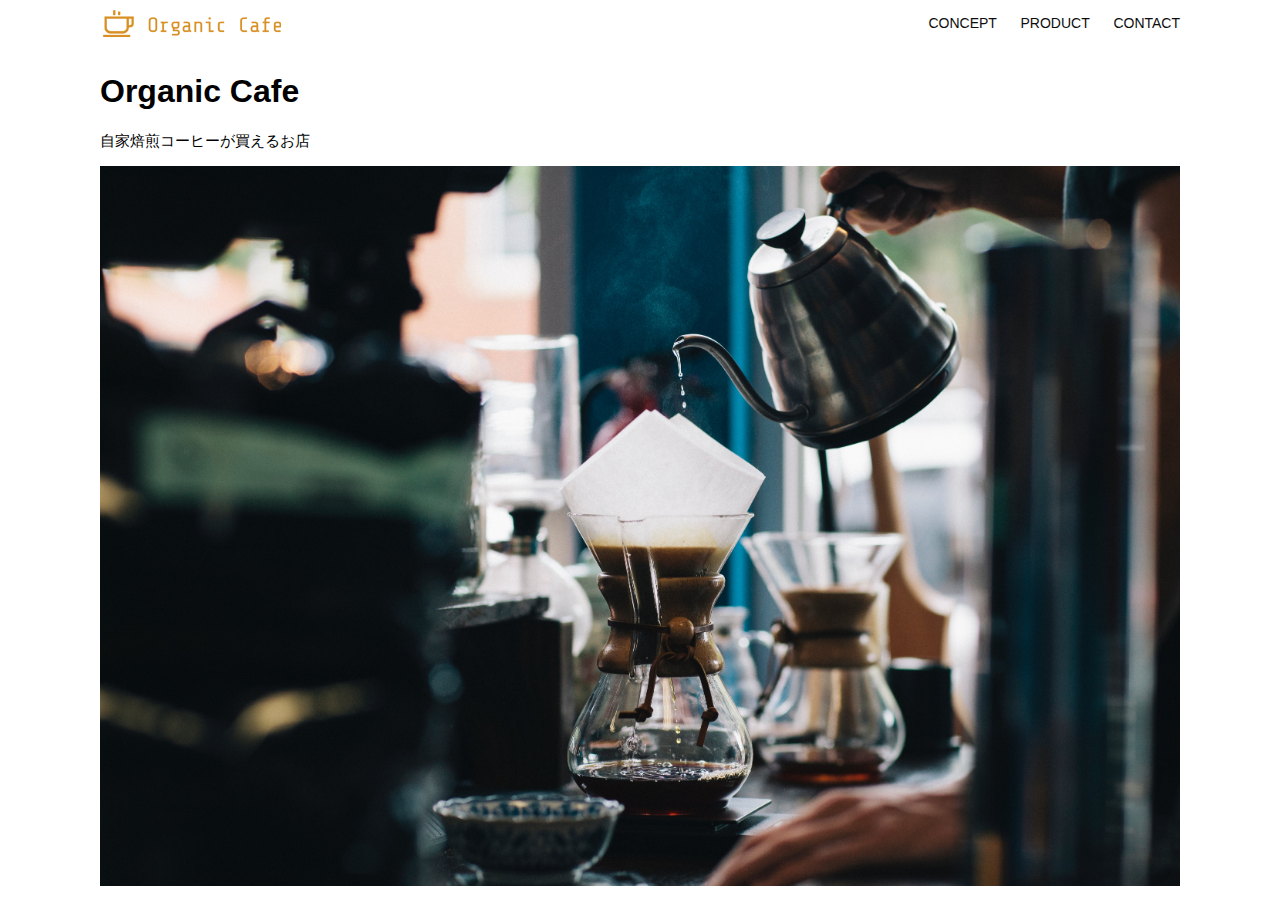
<file: kadai_013/index.html>
<!DOCTYPE html>
<html>
<head>
  <title>Organic Cafe</title>
  <meta charset="UTF-8">
  <meta name="description" content="自家焙煎のコーヒーがお家で楽しめるOrganic Cafe">
  <meta name="viewport" content="width=device-width, initial-scale=1.0">
  <link rel="stylesheet" href="style.css">
</head>
<body>
  <!-- ヘッダー -->
   <header>
    <!-- ロゴ -->
     <a href="index.html" id="logo">
      <img src="images/logo.png" alt="トップページに戻る">
     </a>

     <!-- PC用ナビゲーション -->
     <nav id="nav-pc">
        <a href="index.html#concept">CONCEPT</a>
        <a href="index.html#product">PRODUCT</a>
        <a href="index.html#contact">CONTACT</a>
     </nav>

     <!-- スマホ用メニューボタン -->
     <img id="menu-sp" src="images/button-menu.png" alt="ナビゲーションを開く" onclick="document.getElementById('nav-sp').style.display = 'block'">
      
     <!-- スマホ用ナビゲーション -->
     <nav id="nav-sp">
      <ul>
        <li>
          <img id="close" src="images/button-close.png" alt="ナビゲーションを閉じる" onclick="document.getElementById('nav-sp').style.display = 'none'">
        </li>
        <li>
          <a id="logo-sp" href="index.html" onclick="document.getElementById('nav-sp').style.display = 'none'">
            <img src="images/logo-sp.png" alt="トップページに戻る">
          </a>
        </li>
        <li>
          <a class="menu" href="index.html#concept" onclick="document.getElementById('nav-sp').style.display = 'none'">CONCEPT</a>
        </li>
        <li>
          <a class="menu" href="index.html#product" onclick="document.getElementById('nav-sp').style.display = 'none'">PRODUCT</a>
        </li>
        <li>
          <a class="menu" href="index.html#contact" onclick="document.getElementById('nav-sp').style.display = 'none'">CONTACT</a>
        </li>
      </ul>
     <nav>
   </header>

   <main>
    <article>
      <!-- メインビジュアル -->
      <section id="main-visual">
        <div id="main-message">
          <h1>Organic Cafe</h1>
          <p>自家焙煎コーヒーが買えるお店</p>
        </div>
        <img src="images/main-image.jpg" alt="コーヒーをハンドドリップで淹れる画像">
      </section>
    </article>
   </main>

  </body>
</html>
</file>
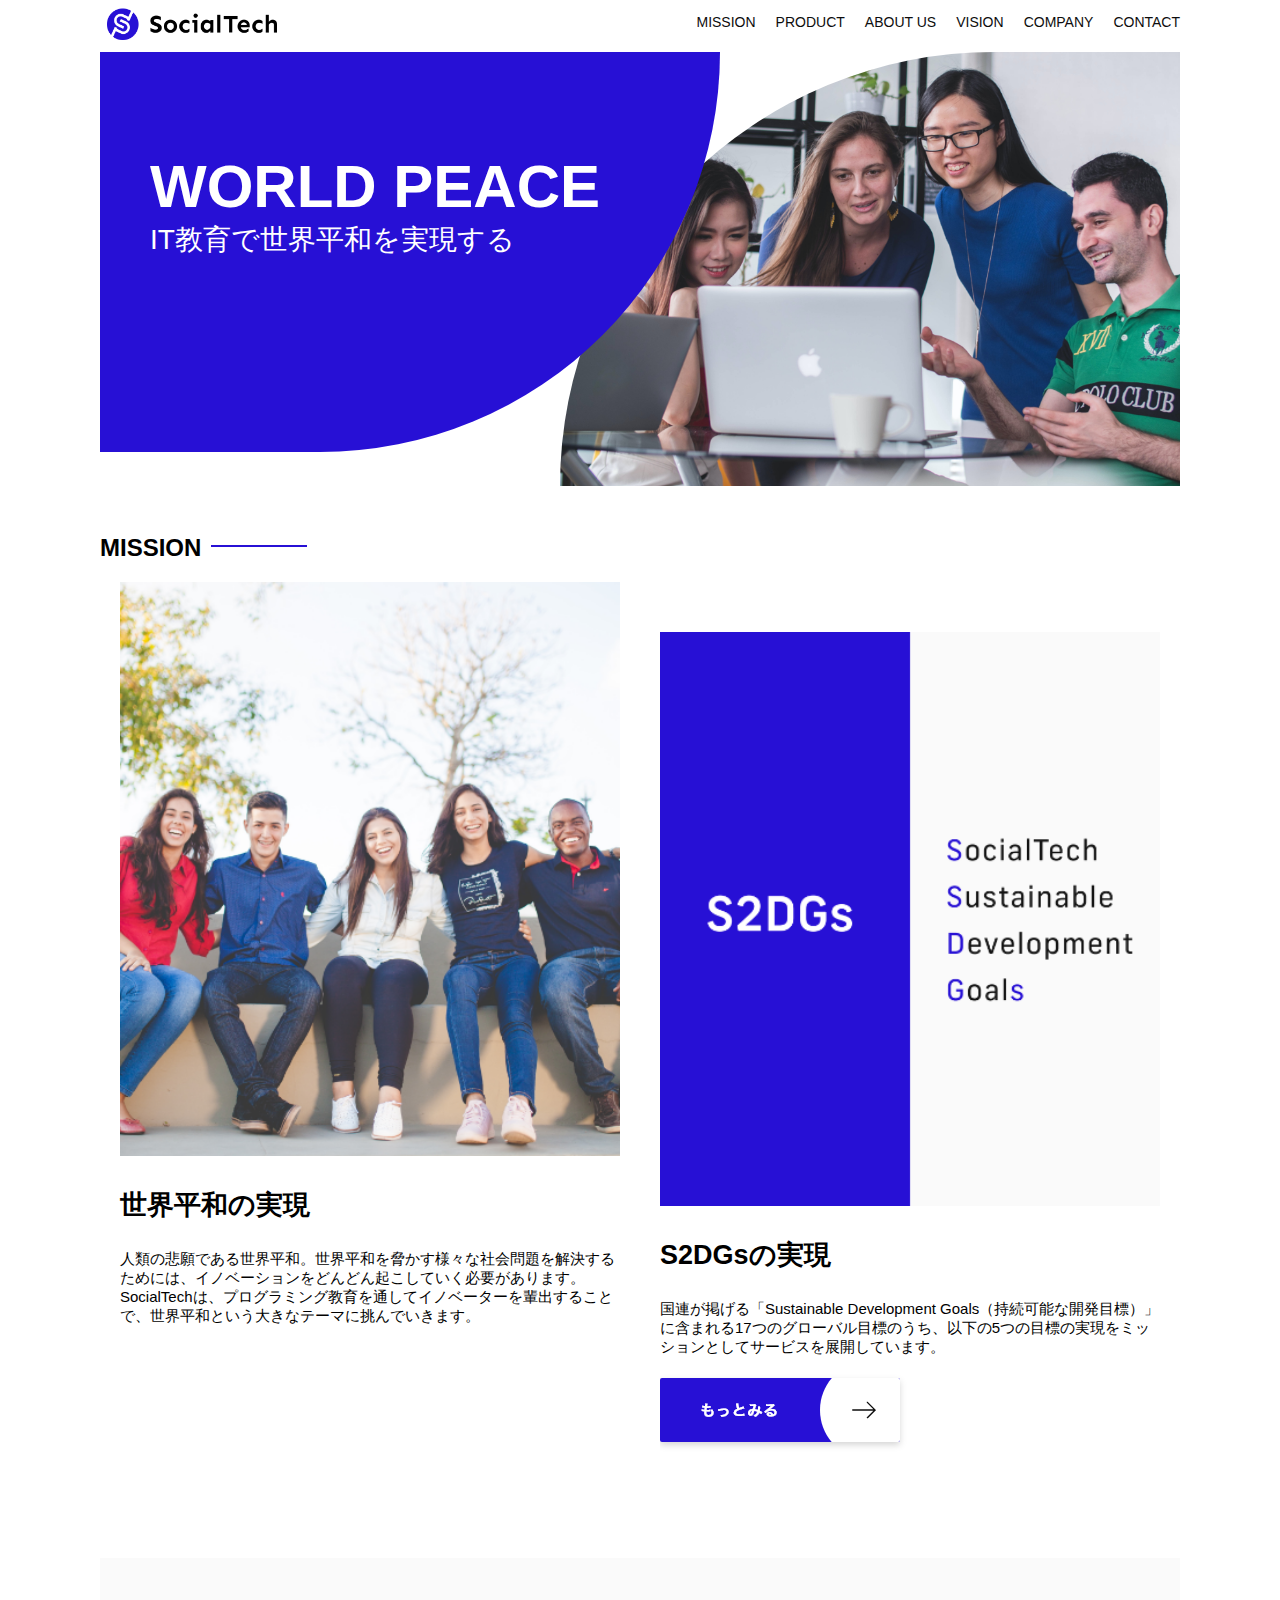
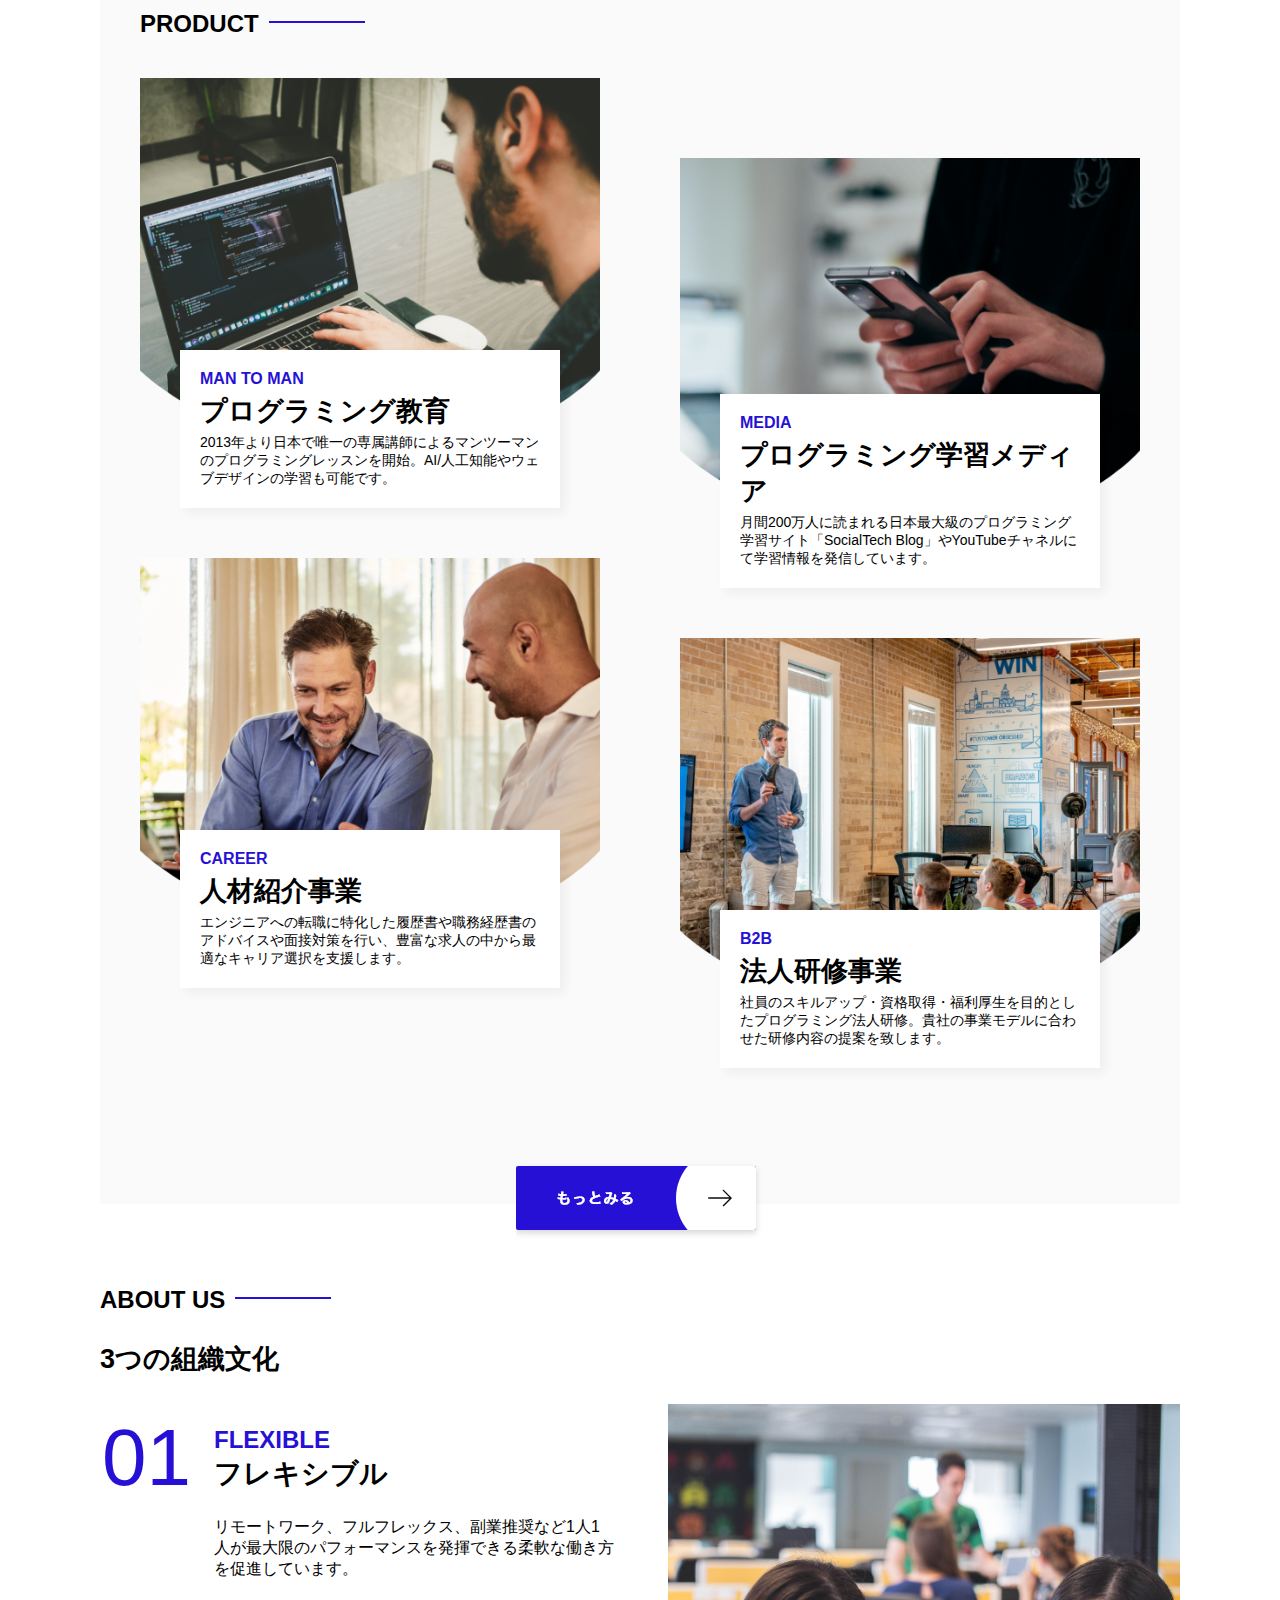
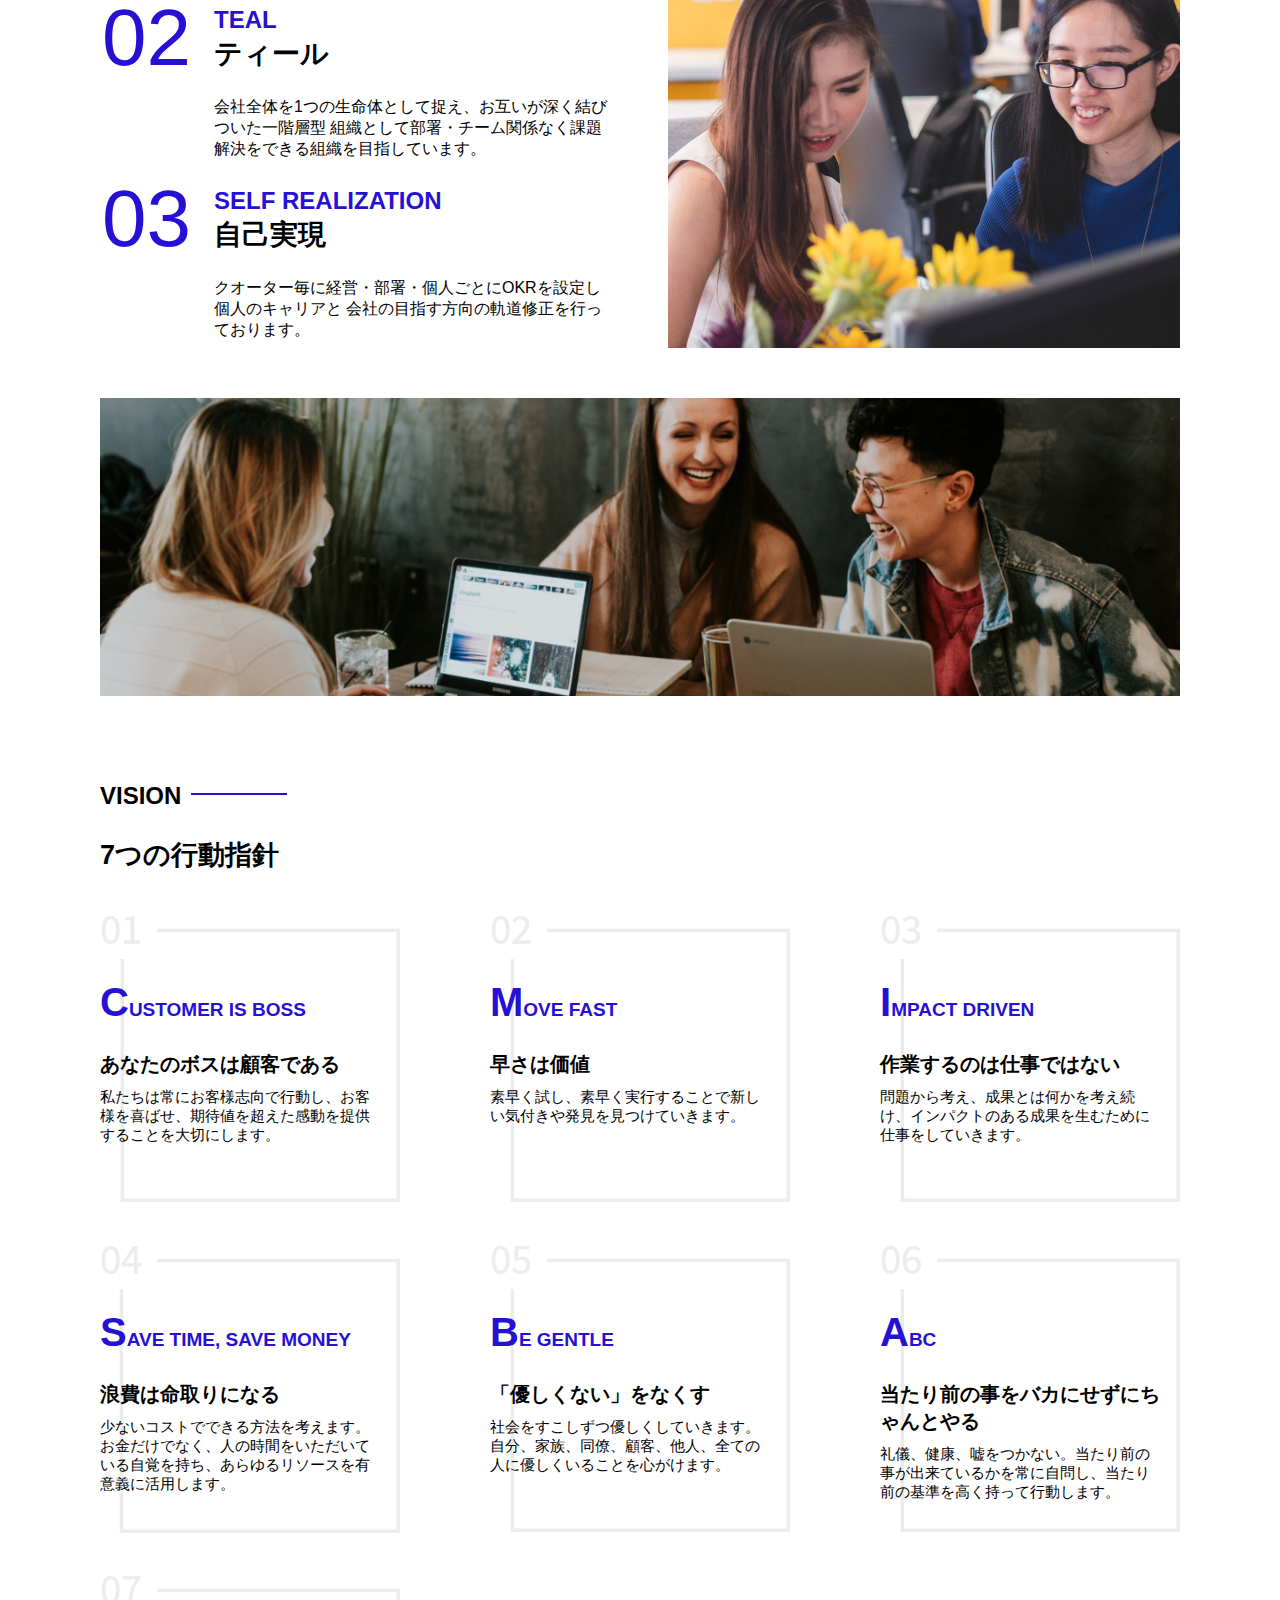
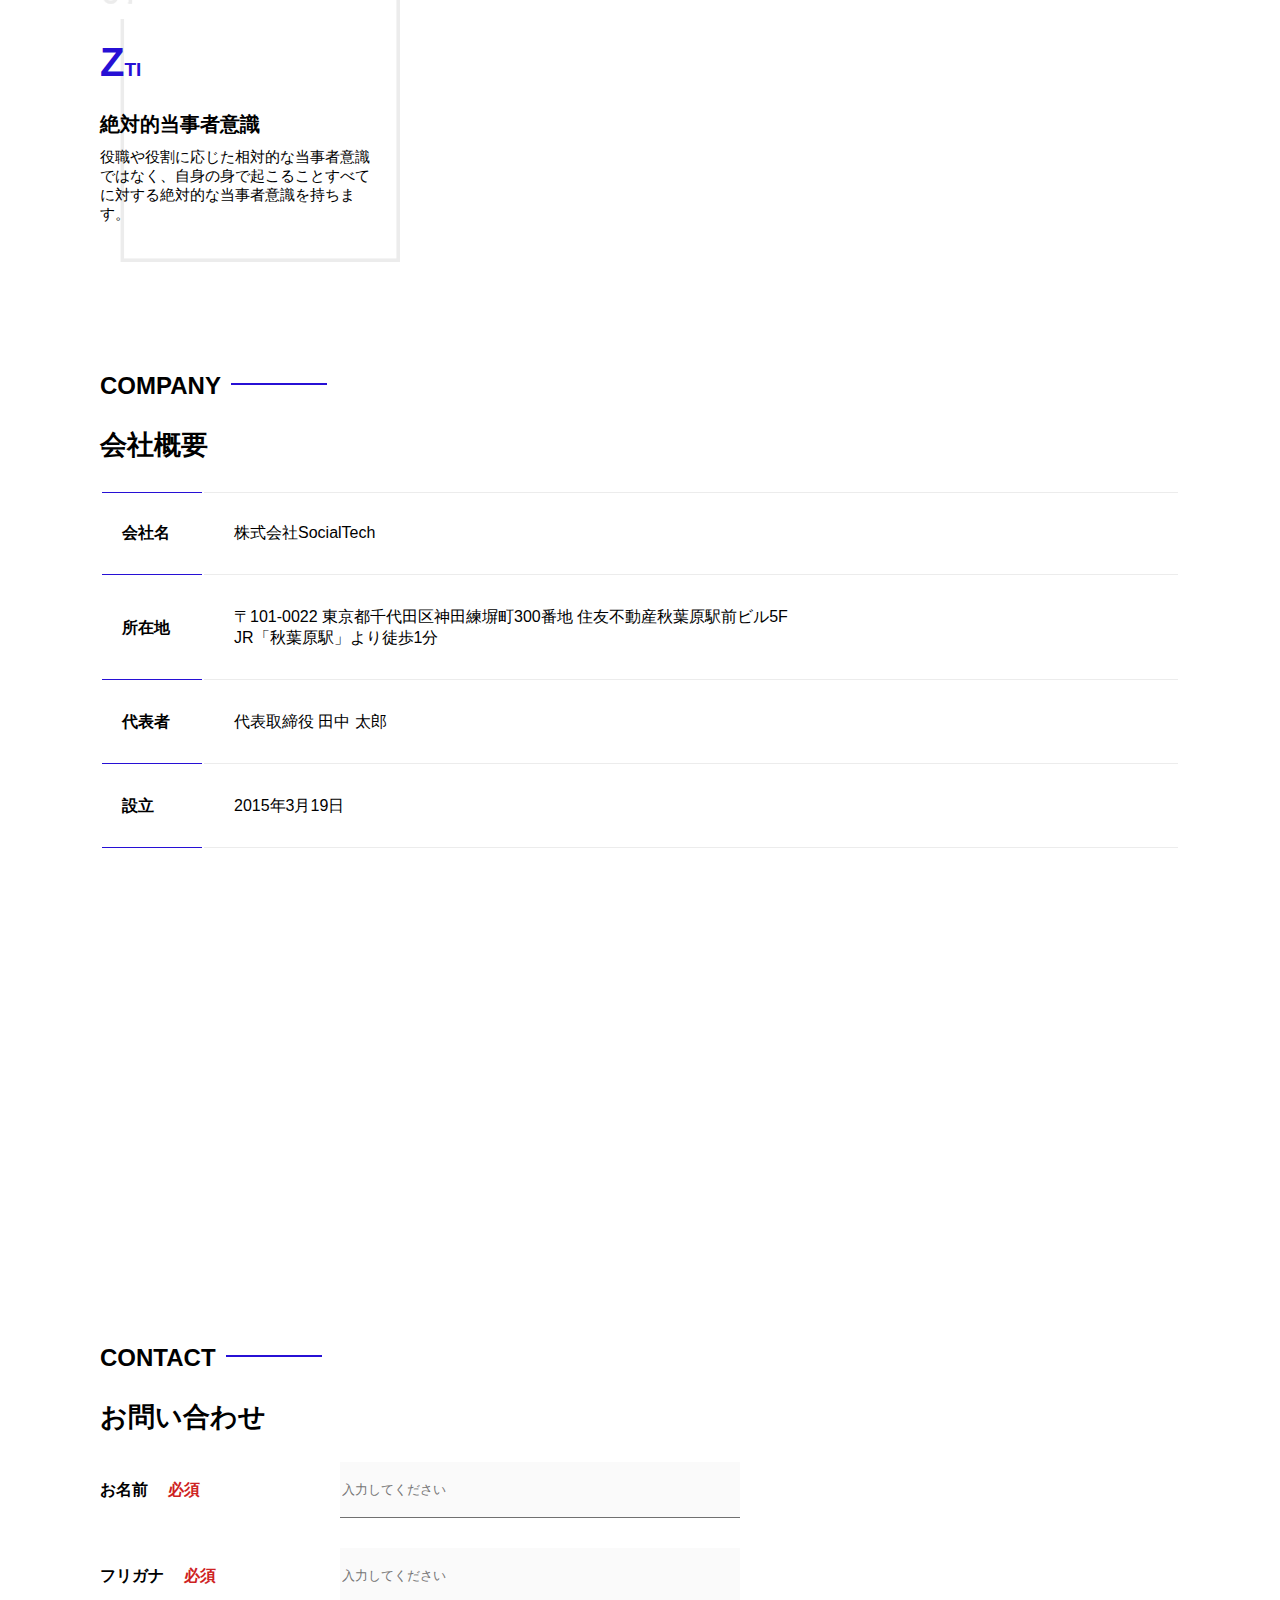
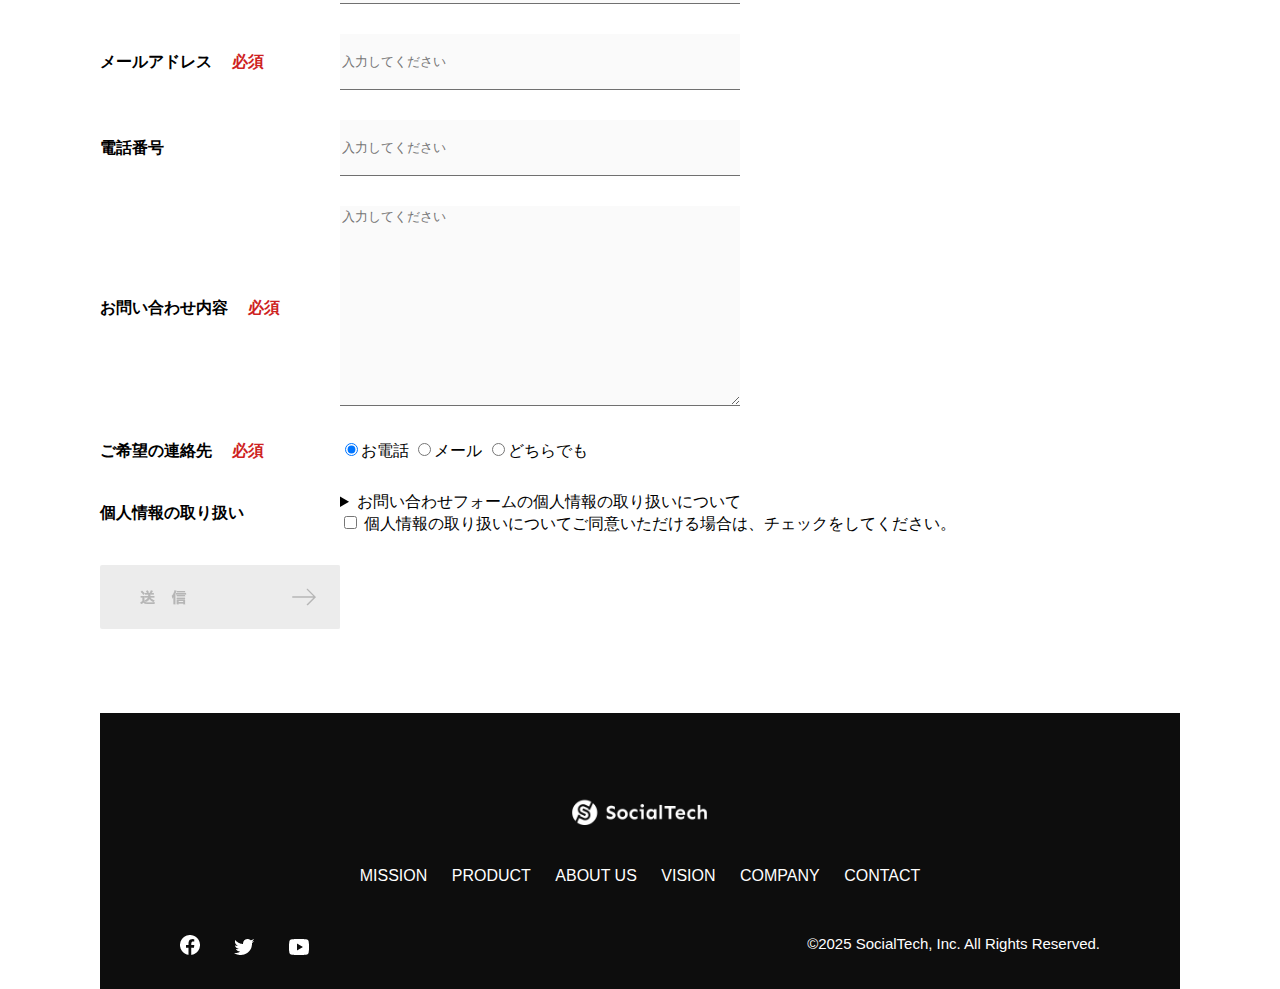
<file: kadai_tutorial_output/index.html>
<!DOCTYPE html>
<html>
<head>
  <meta charset="UTF-8">
  <meta name="viewport" content="width=device-width, initial-scale=1.0">
  <meta name="description" content="SocialTechはEdTech業界のリーディングカンパニーを目指します。">
  <title>SocialTech</title>
  <link rel="stylesheet" href="style.css">
</head>
<body>
  <!-- ヘッダー -->
  <header>
    <!-- ロゴ -->
     <a href="index.html" id="logo">
      <img src="images/logo.png" alt="トップページに戻る">
     </a>
     <!-- PC用ナビゲーション -->
     <nav id="nav-pc">
      <ul>
        <li><a href="mission.html">MISSION</a></li>
        <li><a href="product.html">PRODUCT</a></li>
        <li><a href="index.html#aboutus">ABOUT US</a></li>
        <li><a href="index.html#vision">VISION</a></li>
        <li><a href="index.html#company">COMPANY</a></li>
        <li><a href="index.html#contact">CONTACT</a></li>
      </ul>
     </nav>
     <!-- スマホ用メニューボタン -->
      <button id="menu-sp" onclick="document.getElementById('nav-sp').style.display = 'block'">
        <img src="images/button-menu.png" alt="ナビゲーションを開く">
      </button>
     <!-- スマホ用ナビゲーション -->
      <div id="nav-sp">
        <button id="close" onclick="document.getElementById('nav-sp').style.display = 'none'">
          <img src="images/button-close.png" alt="ナビゲーションを閉じる">
        </button>
     <nav>
      <ul>
        <li>
          <a id="logo-sp" href="index.html" onclick="document.getElementById('nav-sp').style.display = 'none'"><img src="images/logo-sp.png" alt="トップページに戻る"></a>
        </li>
        <li><a class="menu" href="mission.html" onclick="document.getElementById('nav-sp').style.display = 'none'">MISSION</a></li>
        <li><a class="menu" href="product.html" onclick="document.getElementById('nav-sp').style.display = 'none'">PRODUCT</a></li>
        <li><a class="menu" href="index.html#aboutus" onclick="document.getElementById('nav-sp').style.display = 'none'">ABOUT US</a></li>
        <li><a class="menu" href="index.html#vision" onclick="document.getElementById('nav-sp').style.display = 'none'">VISION</a></li>
        <li><a class="menu" href="index.html#company" onclick="document.getElementById('nav-sp').style.display = 'none'">COMPANY</a></li>
        <li><a class="menu" href="index.html#contact" onclick="document.getElementById('nav-sp').style.display = 'none'">CONTACT</a></li>
      </ul>
     </nav>
     <div id="sns">
      <a href="https://www.facebook.com/sejuku2013">
        <img src="images/button-facebook.png" alt="Facebookのリンク">
      </a>
      <a href="https://twitter.com/samuraijuku">
        <img src="images/button-twitter.png" alt="Twitterのリンク">
      </a>
      <a href="https://www.youtube.com/channel/UCCFOQO5aDK0xXam4cUQXT8g">
        <img src="images/button-youtube.png" alt="YouTubeのリンク">
      </a>
     </div>
    </div>
  </header>
  <main>
    <article>
      <!-- メインビジュアル -->
       <section id="main-visual">
        <div id="main-message">
          <h1>WORLD PEACE</h1>
          <p>IT教育で世界平和を実現する</p>
        </div>
        <img src="images/index/index-main.png" alt="PCの周りに集まる多国籍の仲間たち">
       </section>
      <!--ミッション-->
       <section id="mission">
        <h2 class="index-h2">MISSION</h2>
        <div id="mission-flex">
          <div>
            <img id="mission-photo" src="images/index/index-mission.png" alt="屋外のベンチで写真を撮影する多国籍の仲間たち">
            <h3>世界平和の実現</h3>
            <p>
              人類の悲願である世界平和。世界平和を脅かす様々な社会問題を解決するためには、イノベーションをどんどん起こしていく必要があります。SocialTechは、プログラミング教育を通してイノベーターを輩出することで、世界平和という大きなテーマに挑んでいきます。
            </p>
          </div>
          <div>
            <img id="s2dgs" src="images/index/s2dgs.png" alt="S2DGs">
            <h3>S2DGsの実現</h3>
            <p>国連が掲げる「Sustainable Development
              Goals（持続可能な開発目標）」に含まれる17つのグローバル目標のうち、以下の5つの目標の実現をミッションとしてサービスを展開しています。</p>
            <a href="mission.html">
              <img src="images/button-more.png" alt="もっとみる">
            </a>
          </div>
        </div>
       </section>
      <!-- プロダクト -->
       <section id="product">
        <h2 class="index-h2">PRODUCT</h2>
        <div class="product-flex">
          <div id="product-left">
            <div>
              <img class="product-photo" src="images/index/index-mantoman.png" alt="PCでコードを書く男性">
              <div class="product-explain">
                <span>MAN TO MAN</span>
                <h3>プログラミング教育</h3>
                <p>2013年より日本で唯一の専属講師によるマンツーマンのプログラミングレッスンを開始。AI/人工知能やウェブデザインの学習も可能です。</p>
            </div>
          </div>
          <div>
            <img class="product-photo" src="images/index/index-career.png" alt="笑顔で話し合う2人の男性">
            <div class="product-explain">
              <span>CAREER</span>
              <h3>人材紹介事業</h3>
              <p>エンジニアへの転職に特化した履歴書や職務経歴書のアドバイスや面接対策を行い、豊富な求人の中から最適なキャリア選択を支援します。</p>
            </div>
          </div>
       </div>
       <div id="product-right">
        <div>
          <img class="product-photo" src="images/index/index-media.png" alt="スマートフォンを操作する人">
          <div class="product-explain">
            <span>MEDIA</span>
            <h3>プログラミング学習メディア</h3>
            <p>月間200万人に読まれる日本最大級のプログラミング学習サイト「SocialTech Blog」やYouTubeチャネルにて学習情報を発信しています。</p>
          </div>
        </div>
        <div>
          <img class="product-photo" src="images/index/index-b2b.png" alt="講演中の男性とそれを聴く人々">
          <div class="product-explain">
            <span>B2B</span>
            <h3>法人研修事業</h3>
            <p>社員のスキルアップ・資格取得・福利厚生を目的としたプログラミング法人研修。貴社の事業モデルに合わせた研修内容の提案を致します。</p>
          </div>
        </div> 
       </div>
      </div>
      <div id="product-more">
        <a href="product.html">
          <img src="images/button-more.png" alt="もっとみる">
        </a>
      </div>  
   </section>
   <!-- ABOUT US -->
   <section id="aboutus">
    <h2 class="index-h2">ABOUT US</h2>
    <h3>3つの組織文化</h3>
    <div>
      <table class="culture-table">
        <tr>
          <td class="culture-num">01</td>
          <th><span class="culture-en">FLEXIBLE</span><br>フレキシブル</th>
        </tr>
        <tr>
          <td>

          </td>
          <td class="culture-description">リモートワーク、フルフレックス、副業推奨など1人1人が最大限のパフォーマンスを発揮できる柔軟な働き方を促進しています。</td>
        </tr>
        <tr>
          <td class="culture-num">02</td>
          <th><span class="culture-en">TEAL</span><br>ティール</th>
        </tr>
        <tr>
          <td>

          </td>
          <td class="culture-description">会社全体を1つの生命体として捉え、お互いが深く結びついた一階層型 組織として部署・チーム関係なく課題解決をできる組織を目指しています。</td>
        </tr>
        <tr>
          <td class="culture-num">03</td>
          <th><span class="culture-en">SELF REALIZATION</span><br>自己実現</th>
        </tr>
        <tr>
          <td>

          </td>
          <td class="culture-description">クオーター毎に経営・部署・個人ごとにOKRを設定し個人のキャリアと 会社の目指す方向の軌道修正を行っております。</td>
        </tr>
      </table>
      <img class="culture-img" src="images/index/index-aboutus1.png" alt="笑顔で話し合う2人の女性">
    </div>
    <img class="culture-img2" src="images/index/index-aboutus2.png" alt="笑顔で話し合う3人の男女">
   </section>
   <!-- VISION -->
   <section id="vision">
    <h2 class="index-h2">VISION</h2>
    <h3>7つの行動指針</h3>
    <div>
      <div class="vision-box">
        <img src="images/index/vision-01.png" alt="01">
        <div>
          <h4>CUSTOMER IS BOSS</h4>
          <h5>あなたのボスは顧客である</h5>
          <p>私たちは常にお客様志向で行動し、お客様を喜ばせ、期待値を超えた感動を提供することを大切にします。</p>
        </div>
      </div>
      <div class="vision-box">
        <img src="images/index/vision-02.png" alt="02">
        <div>
          <h4>MOVE FAST</h4>
          <h5>早さは価値</h5>
          <p>素早く試し、素早く実行することで新しい気付きや発見を見つけていきます。</p>
        </div>
      </div>
      <div class="vision-box">
        <img src="images/index/vision-03.png" alt="03">
        <div>
          <h4>IMPACT DRIVEN</h4>
          <h5>作業するのは仕事ではない</h5>
          <p>問題から考え、成果とは何かを考え続け、インパクトのある成果を生むために仕事をしていきます。</p>
        </div>
      </div>
      <div class="vision-box">
        <img src="images/index//vision-04.png" alt="04">
        <div>
          <h4>SAVE TIME, SAVE MONEY</h4>
          <h5>浪費は命取りになる</h5>
          <p>少ないコストでできる方法を考えます。お金だけでなく、人の時間をいただいている自覚を持ち、あらゆるリソースを有意義に活用します。</p>
        </div>
      </div>
      <div class="vision-box">
        <img src="images/index/vision-05.png" alt="05">
        <div>
          <h4>BE GENTLE</h4>
          <h5>「優しくない」をなくす</h5>
          <p>社会をすこしずつ優しくしていきます。自分、家族、同僚、顧客、他人、全ての人に優しくいることを心がけます。</p>
        </div>
      </div>
      <div class="vision-box">
        <img src="images/index/vision-06.png" alt="06">
        <div>
          <h4>ABC</h4>
          <h5>当たり前の事をバカにせずにちゃんとやる</h5>
          <p>礼儀、健康、嘘をつかない。当たり前の事が出来ているかを常に自問し、当たり前の基準を高く持って行動します。</p>
        </div>
      </div>
      <div class="vision-box">
        <img src="images/index/vision-07.png" alt="07">
        <div>
          <h4>ZTI</h4>
          <h5>絶対的当事者意識</h5>
          <p>役職や役割に応じた相対的な当事者意識ではなく、自身の身で起こることすべてに対する絶対的な当事者意識を持ちます。</p>
        </div>
      </div>
    </div>
   </section>
  <!-- COMPANY -->
   <section id="company">
    <h2 class="index-h2">COMPANY</h2>
    <h3>会社概要</h3>
      <table id="company-table">
        <tr>
          <th class="tableheader tableheader-first">会社名</th>
          <td class="cell cell-first">株式会社SocialTech</td>
        </tr>
        <tr>
          <th class="tableheader">所在地</th>
          <td class="cell">〒101-0022 東京都千代田区神田練塀町300番地 住友不動産秋葉原駅前ビル5F<br>JR「秋葉原駅」より徒歩1分</td>
        </tr>
        <tr>
          <th class="tableheader">代表者</th>
          <td class="cell">代表取締役 田中 太郎</td>
        </tr>
        <tr>
          <th class="tableheader">設立</th>
          <td class="cell">2015年3月19日</td>
        </tr>
      </table>
      <iframe
       src="https://www.google.com/maps/embed?pb=!1m17!1m12!1m3!1d2324.5819968659075!2d139.77211907578845!3d35.69987697258125!2m3!1f0!2f0!3f0!3m2!1i1024!2i768!4f13.1!3m2!1m1!2zMzXCsDQxJzU5LjYiTiAxMznCsDQ2JzI4LjkiRQ!5e1!3m2!1sen!2sjp!4v1738757549050!5m2!1sen!2sjp" width="600" height="450"
        style="border:0;" allowfullscreen="" loading="lazy" referrerpolicy="no-referrer-when-downgrade">
      </iframe>
   </section>
   <!-- CONTACT -->
   <section id="contact">
    <h2 class="index-h2">CONTACT</h2>
    <h3>お問い合わせ</h3>
    <form>
      <div>
        <div class="contact-heading">
          <label class="contact-label">お名前<span class="contact-span">必須</span></label>
        </div>
        <div>
          <input type="text" name="name" placeholder="入力してください" class="contact-textbox">
        </div>
      </div>
      <div>
        <div class="contact-heading">
          <label class="contact-label">フリガナ<span class="contact-span">必須</span></label>
        </div>
        <div>
          <input type="text" name="hurigana" placeholder="入力してください" class="contact-textbox">
        </div>
      </div>
      <div>
        <div  class="contact-heading">
          <label class="contact-label">メールアドレス<span class="contact-span">必須</span></label>
        </div>
        <div>
          <input type="text" name="email" placeholder="入力してください" class="contact-textbox">
        </div>
      </div>
      <div>
        <div class="contact-heading">
          <label class="contact-label">電話番号</label>
        </div>
        <div>
          <input type="text" name="tel" placeholder="入力してください" class="contact-textbox">
        </div>
      </div>
      <div>
        <div class="contact-heading">
          <label class="contact-label">お問い合わせ内容<span class="contact-span">必須</span></label>
        </div>
        <div>
          <textarea class="contact-textarea" placeholder="入力してください" name="message"></textarea>
        </div>
      </div>
      <div>
        <div class="contact-heading">
          <label class="contact-label">ご希望の連絡先<span class="contact-span">必須</span></label>
        </div>
      <div>
        <input class="radiobutton" type="radio" value="tel" name="contact" checked><label>お電話</label>
        <input class="radiobutton" type="radio" value="mail" name="contact"><label>メール</label>
        <input class="radiobutton" type="radio" value="both" name="contact"><label>どちらでも</label>
      </div>
    </div>
       <div>
        <div class="contact-heading">
          <label class="contact-label">個人情報の取り扱い</label>
        </div>
        <div>
          <details>
            <summary>お問い合わせフォームの個人情報の取り扱いについて</summary>
            <div>
              <dl>
                <dt>１．組織の名称又は氏名</dt>
                <dd>株式会社SocialTech</dd>
                <dt>２．個人情報保護管理者（若しくはその代理人）の氏名又は職名、所属及び連絡先</dt>
                <dd>
                  <p>鈴木 一郎 コーポレート部</p>
                  <p>メールアドレス：samurai@example.com</p>
                  <p>TEL：03-1234-5678</p>
                </dd>
                <dt>３．個人情報の利用目的</dt>
                <dd>
                  <ul>
                    <li>本サービス及び本サービスに関連する情報の提供又はそれらに関する連絡のため</li>
                    <li>ユーザーの本人確認のため</li>
                    <li>当社サービスのご案内のため</li>
                    <li>当社の商品等の広告または宣伝（電子メールによるものを含むものとします。）</li>
                  </ul>
                </dd>
                <dt>４．個人情報の取り扱い業務の委託</dt>
                <dd>個人情報の取扱業務の全部または一部を外部に業務委託する場合があります。その際、弊社は、個人情報を適切に保護できる管理体制を敷き実行していることを条件として委託先を厳選したうえで、機密保持契約を委託先と締結し、お客様の個人情報を厳密に管理させます。</dd>
                <dt>５．個人情報の開示等の請求</dt>
                <dd>
                  お客様は、弊社に対してご自身の個人情報の開示等（利用目的の通知、開示、内容の訂正・追加・削除、利用の停止または消去、第三者への提供の停止）に関して、当社問合わせ窓口に申し出ることができます。<br>
                  その際、弊社はお客様ご本人を確認させていただいたうえで、合理的な期間内に対応いたします。<br>
                  なお、個人情報に関する弊社問合わせ先は、次の通りです。
                </dd>
                <dd>
                  <p>株式会社SocialTech　個人情報問合せ窓口</p>
                  <p>〒150-0043　東京都千代田区神田練塀町300番地 住友不動産秋葉原駅前ビル5F</p>
                  <p>メールアドレス：samurai@example.com　TEL：03-1234-5678</p>
                </dd>
                <dt>６．個人情報を提供されることの任意性について</dt>
                <dd>お客様がご自身の個人情報を弊社に提供されるか否かは、お客様のご判断によりますが、もしご提供されない場合には、適切なサービスが提供できない場合がありますので予めご了承ください。</dd>
              </dl>
            </div>
          </details>
          <input type="checkbox" name="agree">
          <span>個人情報の取り扱いについてご同意いただける場合は、チェックをしてください。</span>
        </div>
       </div>
        <input type="image" src="images/button-submit.png" alt="送信する">
    </form>
   </section>
 </article>
</main>

<footer>
  <div id="footer-logo">
    <img src="images/logo-sp.png" alt="SocialTech">
  </div>
  <div id="footer-link">
    <a href="mission.html">MISSION</a>
    <a href="product.html">PRODUCT</a>
    <a href="index.html#aboutus">ABOUT US</a>
    <a href="index.html#vision">VISION</a>
    <a href="index.html#company">COMPANY</a>
    <a href="index.html#contact">CONTACT</a>
  </div>
  <div id="sns-footer">
    <div class="sns-btns">
      <a href="https://www.facebook.com/sejuku2013"><img src="images/button-facebook.png" alt="Facebookのリンク"></a>
      <a href="https://twitter.com/samuraijuku"><img src="images/button-twitter.png" alt="Xのリンク"></a>
      <a href="https://www.youtube.com/channel/UCCFOQO5aDK0xXam4cUQXT8g"><img src="images/button-youtube.png" alt="YouTubeのリンク"></a>
    </div>
    <p id="copyright">&copy;2025 SocialTech, Inc. All Rights Reserved.</p>
  </div>

</footer>

</body>

</html>
</file>
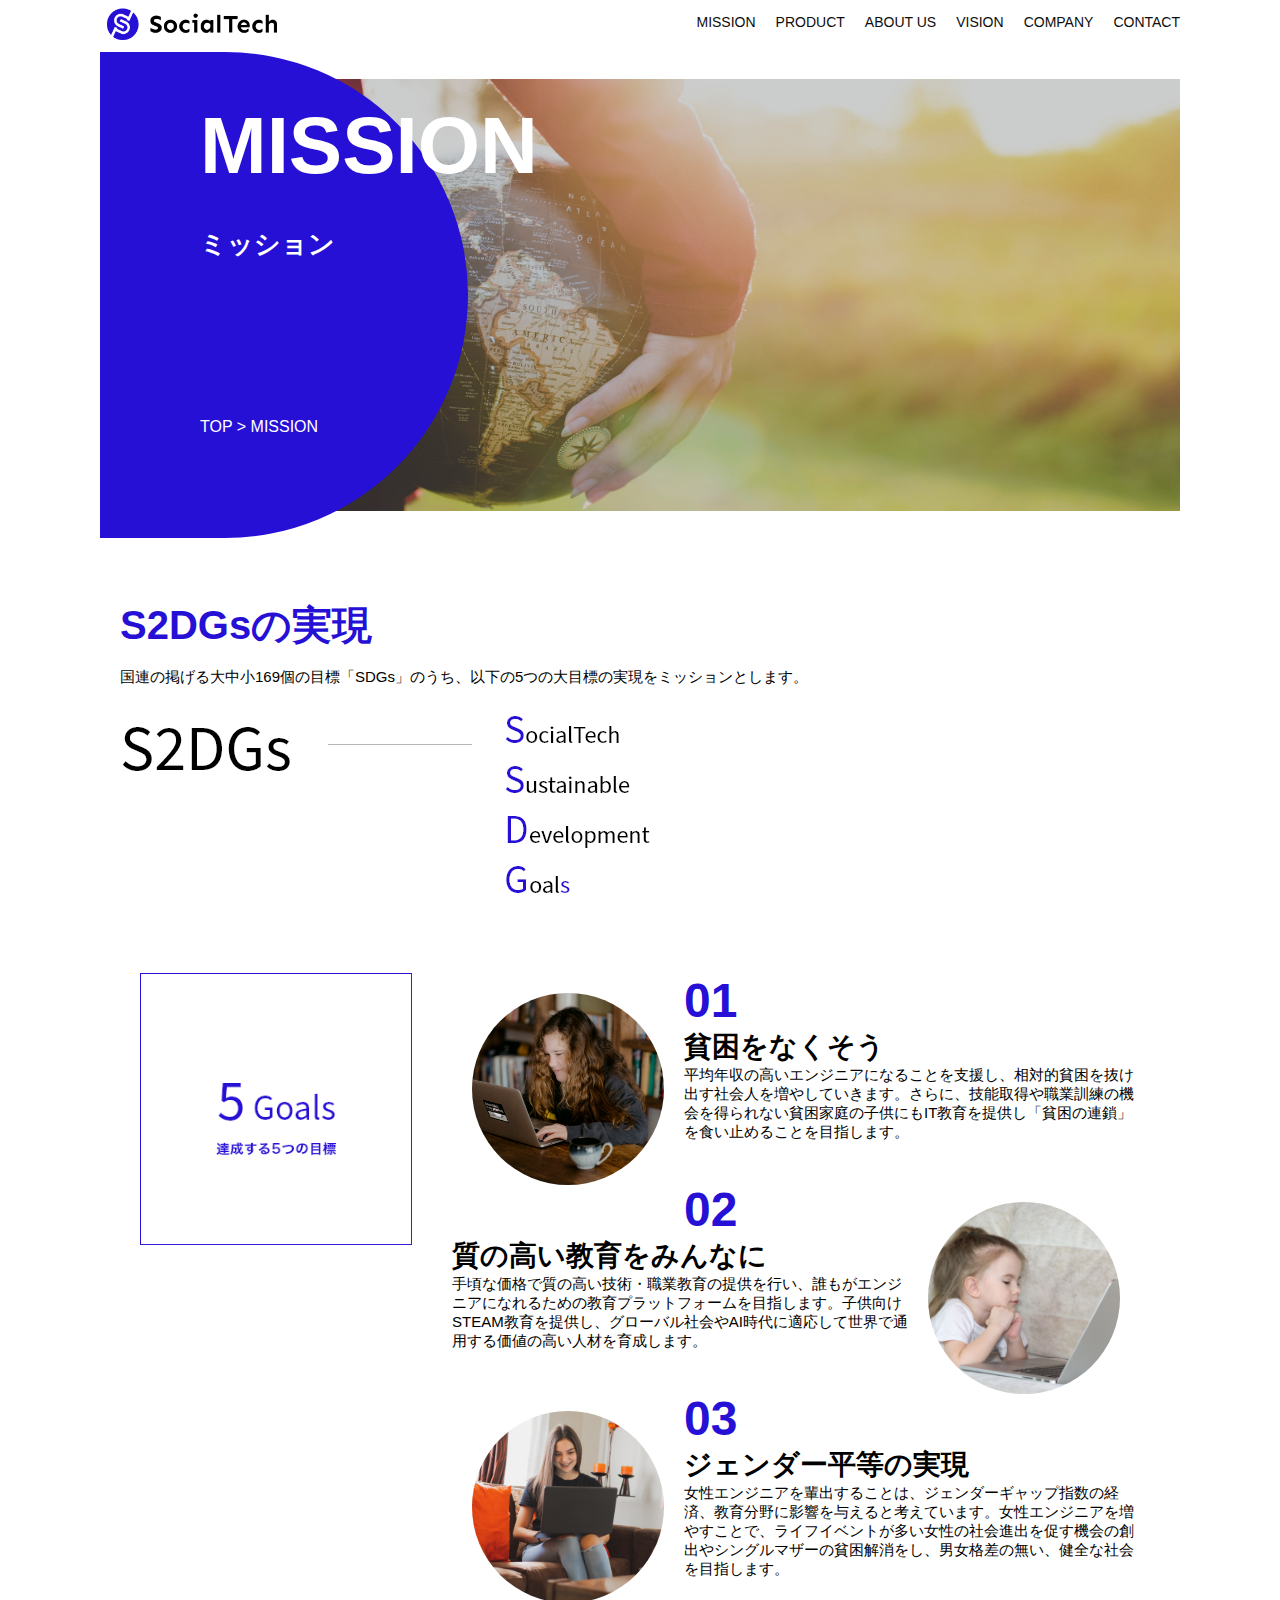
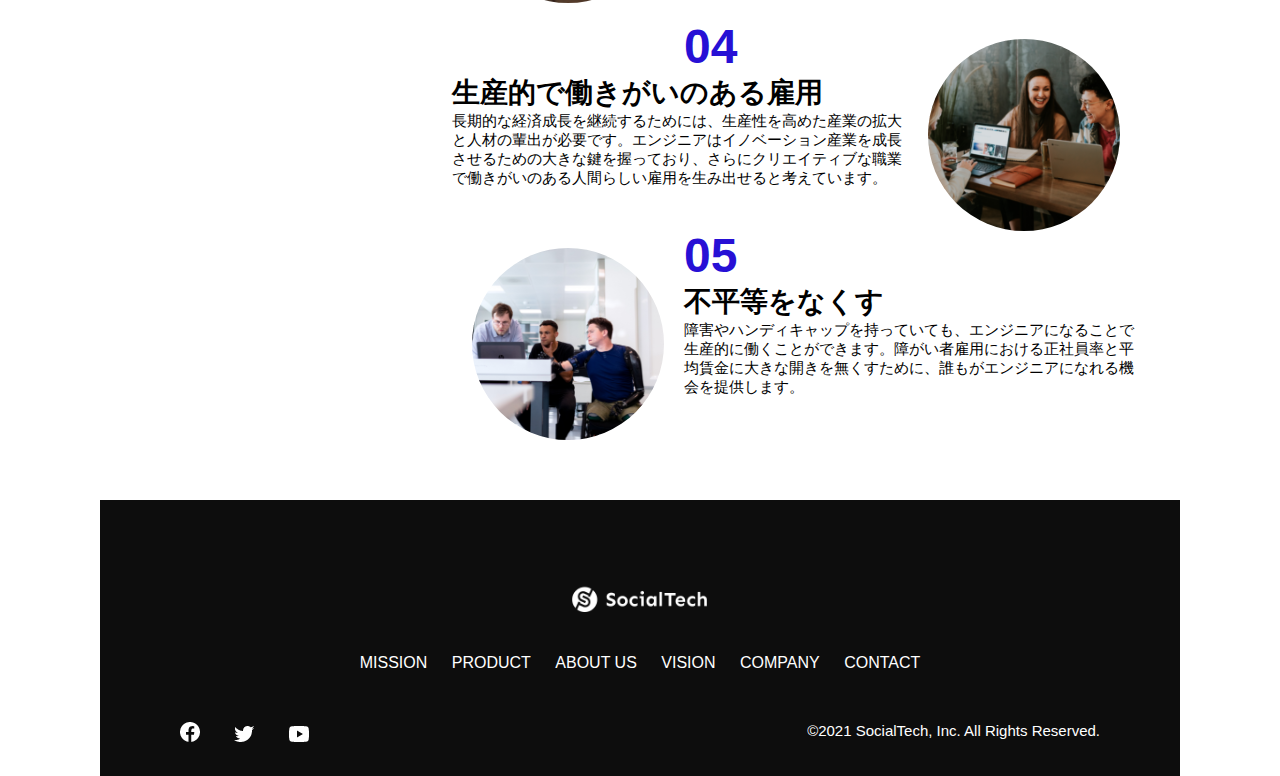
<file: kadai_tutorial_output/mission.html>
<!DOCTYPE html>
<html>
<head>
  <meta charset="UTF-8">
  <meta name="description" content="SocialTechが目指す5つの目標（S2DGs）を紹介します">
  <meta name="viewport" content="width=device-width, initial-scale=1.0">
  <title>SocialTech - MISSION ミッション -</title>
  <link rel="stylesheet" href="style.css">
</head>

<body>
  <!-- ヘッダー -->
   <header>
    <!-- ロゴ -->
     <a href="index.html" id="logo">
      <img src="images/logo.png" alt="トップページに戻る">
     </a>

     <!-- PC用ナビゲーション -->
     <nav id="nav-pc">
      <ul>
        <li><a href="mission.html">MISSION</a></li>
        <li><a href="product.html">PRODUCT</a></li>
        <li><a href="index.html#aboutus">ABOUT US</a></li>
        <li><a href="index.html#vision">VISION</a></li>
        <li><a href="index.html#company">COMPANY</a></li>
        <li><a href="index.html#contact">CONTACT</a></li>
      </ul>
    </nav>

    <!-- スマホ用メニューボタン -->
    <button id="menu-sp" onclick="document.getElementById('nav-sp').style.display = 'block'">
      <img src="images/button-menu.png" alt="ナビゲーションを開く">
    </button>

    <!-- スマホ用ナビゲーション -->
    <div id="nav-sp">
      <button id="close" onclick="document.getElementById('nav-sp').style.display = 'none'">
        <img src="images/button-close.png" alt="ナビゲーションを閉じる">
      </button>

      <nav>
        <ul>
          <li>
            <a id="logo-sp" href="index.html" onclick="document.getElementById('nav-sp').style.display = 'none'"><img src="images/logo-sp.png" alt="トップページに戻る"></a>
          </li>
          <li><a class="menu" href="mission.html" onclick="document.getElementById('nav-sp').style.display = 'none'">MISSION</a></li>
          <li><a class="menu" href="product.html" onclick="document.getElementById('nav-sp').style.display = 'none'">PRODUCT</a></li>
          <li><a class="menu" href="index.html#aboutus" onclick="document.getElementById('nav-sp').style.display = 'none'">ABOUT US</a></li>
          <li><a class="menu" href="index.html#vision" onclick="document.getElementById('nav-sp').style.display = 'none'">VISION</a></li>
          <li><a class="menu" href="index.html#company" onclick="document.getElementById('nav-sp').style.display = 'none'">COMPANY</a></li>
          <li><a class="menu" href="index.html#contact" onclick="document.getElementById('nav-sp').style.display = 'none'">CONTACT</a></li>
        </ul>
      </nav>
      <div id="sns">
        <a href="https://www.facebook.com/sejuku2013">
          <img src="images/button-facebook.png" alt="Facebookのリンク">
        </a>
        <a href="https://twitter.com/samuraijuku">
          <img src="images/button-twitter.png" alt="Twitterのリンク">
        </a>
        <a href="https://www.youtube.com/channel/UCCFOQO5aDK0xXam4cUQXT8g">
          <img src="images/button-youtube.png" alt="YouTubeのリンク">
        </a>
      </div>
    </div>
  </header>

  <main>
    <article>
      <section id="mission-main">
        <div class="mission-main-inner">
          <div id="mission-title">
            <h1>MISSION<br><span>ミッション</span></h1>
            <p>TOP > MISSION</p>
          </div>
        </div>
      </section>

      <section id="mission-s2dgs">
        <h2 class="mission-h2">S2DGsの実現</h2>
        <p>国連の掲げる大中小169個の目標「SDGs」のうち、以下の5つの大目標の実現をミッションとします。</p>
        <img src="images/mission/mission-s2dgs.png" alt="S2DGs">
      </section>

      <section id="mission-five-goals">
        <div class="five-goals-image">
          <img src="images/mission/mission-5goals.png" alt="5Goals">
        </div>
        <div class="five-goals-read">
          <div>
            <img class="fivegoals-image-left" src="images/mission/mission-5goals01.png" alt="PCを操作する女の子">
            <span class="fivegoals-number">01</span>
            <h3 class="fivegoals-h3">貧困をなくそう</h3>
            <p class="fivegoals-p">平均年収の高いエンジニアになることを支援し、相対的貧困を抜け出す社会人を増やしていきます。さらに、技能取得や職業訓練の機会を得られない貧困家庭の子供にもIT教育を提供し「貧困の連鎖」を食い止めることを目指します。</p>
          </div>
          <div>
            <img class="fivegoals-image-right" src="images/mission/mission-5goals02.png" alt="PCを見つめる小さい女の子">
            <span class="fivegoals-number">02</span>
            <h3 class="fivegoals-h3">質の高い教育をみんなに</h3>
            <p class="fivegoals-p">手頃な価格で質の高い技術・職業教育の提供を行い、誰もがエンジニアになれるための教育プラットフォームを目指します。子供向けSTEAM教育を提供し、グローバル社会やAI時代に適応して世界で通用する価値の高い人材を育成します。</p>
          </div>
          <div>
            <img class="fivegoals-image-left" src="images/mission/mission-5goals03.png" alt="PCを操作する女性">
            <span class="fivegoals-number">03</span>
            <h3 class="fivegoals-h3">ジェンダー平等の実現</h3>
            <p class="fivegoals-p">女性エンジニアを輩出することは、ジェンダーギャップ指数の経済、教育分野に影響を与えると考えています。女性エンジニアを増やすことで、ライフイベントが多い女性の社会進出を促す機会の創出やシングルマザーの貧困解消をし、男女格差の無い、健全な社会を目指します。</p>
          </div>
          <div>
            <img class="fivegoals-image-right" src="images/mission/mission-5goals04.png" alt="笑顔で話し合う3人の男女">
            <span class="fivegoals-number">04</span>
            <h3 class="fivegoals-h3">生産的で働きがいのある雇用</h3>
            <p class="fivegoals-p">長期的な経済成長を継続するためには、生産性を高めた産業の拡大と人材の輩出が必要です。エンジニアはイノベーション産業を成長させるための大きな鍵を握っており、さらにクリエイティブな職業で働きがいのある人間らしい雇用を生み出せると考えています。</p>
          </div>
          <div>
            <img class="fivegoals-image-left" src="images/mission/mission-5goals05.png" alt="障害を持つ男性が生き生きと働く様子">
            <span class="fivegoals-number">05</span>
            <h3 class="fivegoals-h3">不平等をなくす</h3>
            <p class="fivegoals-p">障害やハンディキャップを持っていても、エンジニアになることで生産的に働くことができます。障がい者雇用における正社員率と平均賃金に大きな開きを無くすために、誰もがエンジニアになれる機会を提供します。</p>
          </div>
        </div>
      </section>

    </article>
  </main>

  <footer>
    <div id="footer-logo">
      <img src="images/logo-sp.png" alt="SocialTech">
    </div>
    <div id="footer-link">
      <a href="mission.html">MISSION</a>
      <a href="product.html">PRODUCT</a>
      <a href="index.html#aboutus">ABOUT US</a>
      <a href="index.html#vision">VISION</a>
      <a href="index.html#company">COMPANY</a>
      <a href="index.html#contact">CONTACT</a>
    </div>
    <div id="sns-footer">
      <div class="sns-btns">
        <a href="https://www.facebook.com/sejuku2013"><img src="images/button-facebook.png" alt="Facebookのリンク"></a>
        <a href="https://twitter.com/samuraijuku"><img src="images/button-twitter.png" alt="Twitterのリンク"></a>
        <a href="https://www.youtube.com/channel/UCCFOQO5aDK0xXam4cUQXT8g"><img src="images/button-youtube.png" alt="YouTubeのリンク"></a>
      </div>
      <p id="copyright">&copy;2021 SocialTech, Inc. All Rights Reserved.</p>
    </div>
  </footer>
  
</body>
</html>
</file>
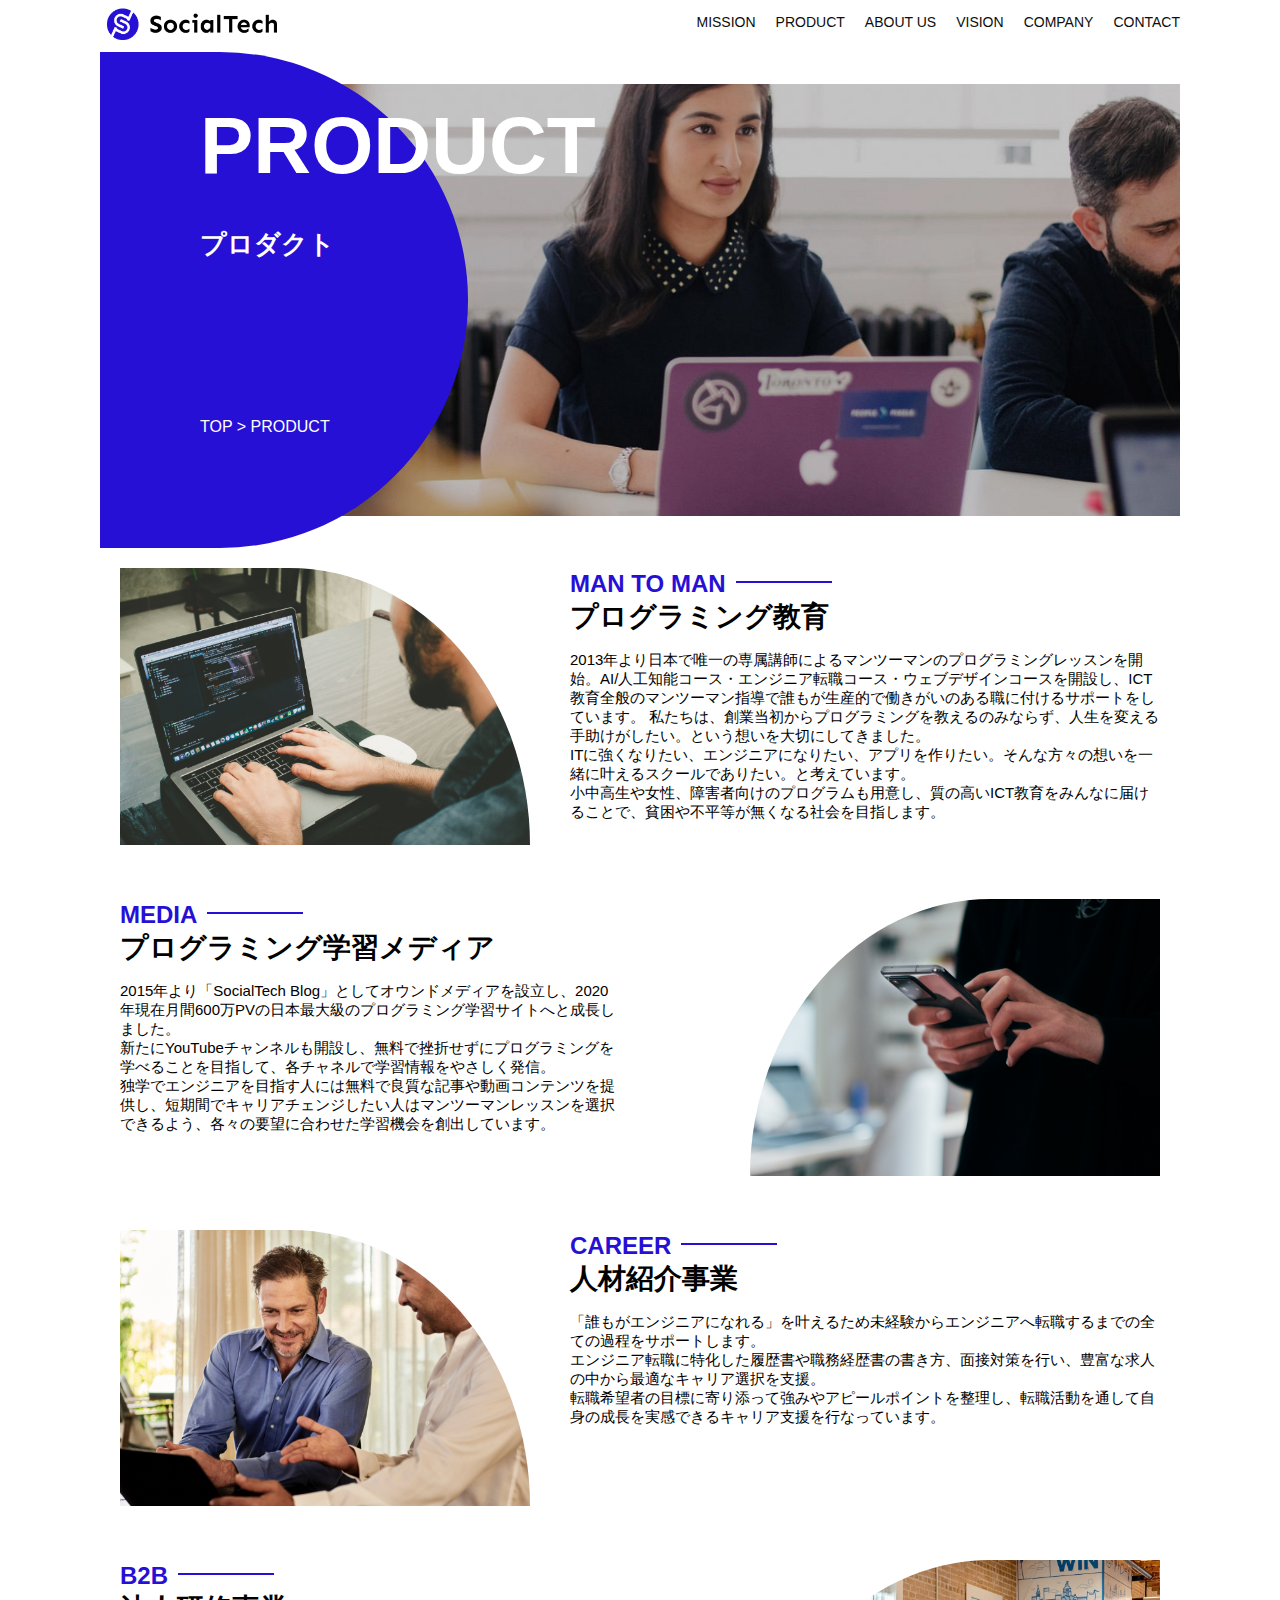
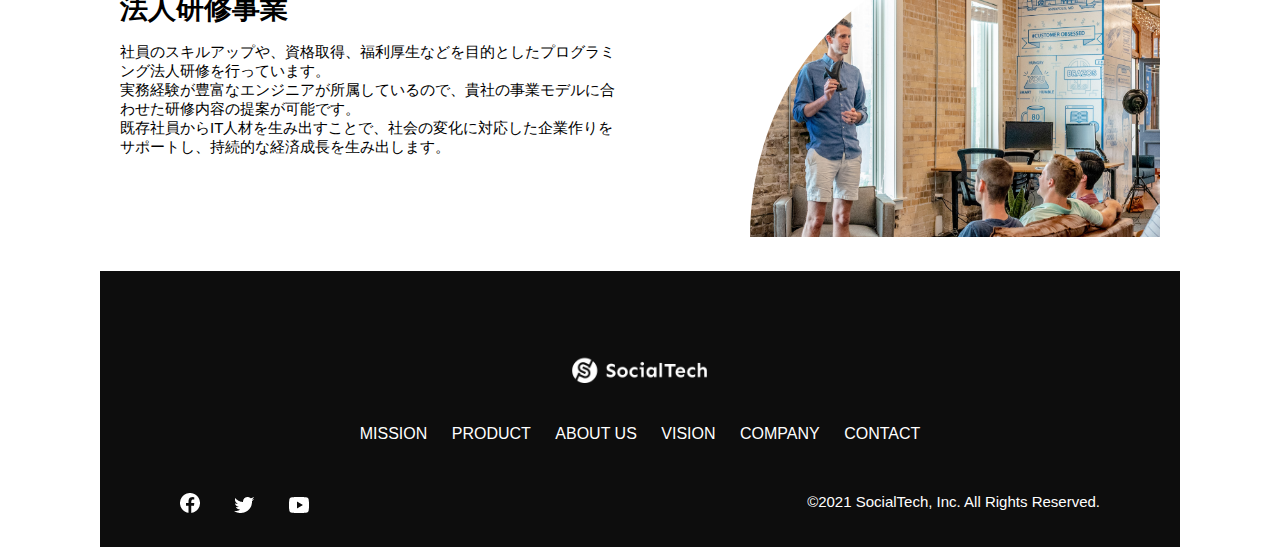
<file: kadai_tutorial_output/product.html>
<!DOCTYPE html>
<html>
  <head>
    <title>SocialTech -PRODUCT プロダクト-</title>
    <meta charset="utf-8">
    <meta name="description" content="SocialTechの4つのプロダクトを紹介します">
    <meta name="viewport" content="width=device-width, initial-scale=1.0">
    <link rel="stylesheet" href="style.css">
  </head>

  <body>
    <!-- ヘッダー -->
    <header>
      <!-- ロゴ -->
      <a href="index.html" id="logo">
        <img src="images/logo.png" alt="トップページに戻る">
      </a>

      <!-- PC用ナビゲーション -->
      <nav id="nav-pc">
        <ul>
          <li><a href="mission.html">MISSION</a></li>
          <li><a href="product.html">PRODUCT</a></li>
          <li><a href="index.html#aboutus">ABOUT US</a></li>
          <li><a href="index.html#vision">VISION</a></li>
          <li><a href="index.html#company">COMPANY</a></li>
          <li><a href="index.html#contact">CONTACT</a></li>
        </ul>
      </nav>

      <!-- スマホ用メニューボタン -->
      <button id="menu-sp" onclick="document.getElementById('nav-sp').style.display = 'block'">
        <img src="images/button-menu.png" alt="ナビゲーションを開く">
      </button>

      <!-- スマホ用ナビゲーション -->
      <div id="nav-sp">
        <button id="close" onclick="document.getElementById('nav-sp').style.display = 'none'">
          <img src="images/button-close.png" alt="ナビゲーションを閉じる">
        </button>

        <nav>
          <ul>
            <li>
              <a id="logo-sp" href="index.html" onclick="document.getElementById('nav-sp').style.display = 'none'"><img src="images/logo-sp.png" alt="トップページに戻る"></a>
            </li>
            <li><a class="menu" href="mission.html" onclick="document.getElementById('nav-sp').style.display = 'none'">MISSION</a></li>
            <li><a class="menu" href="product.html" onclick="document.getElementById('nav-sp').style.display = 'none'">PRODUCT</a></li>
            <li><a class="menu" href="index.html#aboutus" onclick="document.getElementById('nav-sp').style.display = 'none'">ABOUT US</a></li>
            <li><a class="menu" href="index.html#vision" onclick="document.getElementById('nav-sp').style.display = 'none'">VISION</a></li>
            <li><a class="menu" href="index.html#company" onclick="document.getElementById('nav-sp').style.display = 'none'">COMPANY</a></li>
            <li><a class="menu" href="index.html#contact" onclick="document.getElementById('nav-sp').style.display = 'none'">CONTACT</a></li>
          </ul>
        </nav>
        <div id="sns">
          <a href="https://www.facebook.com/sejuku2013">
            <img src="images/button-facebook.png" alt="Facebookのリンク">
          </a>
          <a href="https://twitter.com/samuraijuku">
            <img src="images/button-twitter.png" alt="Twitterのリンク">
          </a>
          <a href="https://www.youtube.com/channel/UCCFOQO5aDK0xXam4cUQXT8g">
            <img src="images/button-youtube.png" alt="YouTubeのリンク">
          </a>
        </div>
      </div>
    </header>

    <main>
      <article>
        <section id="product-main">
          <div class="product-main-inner">
            <div id="product-title">
              <h1>PRODUCT<br><span>プロダクト</span></h1>
              <p>TOP > PRODUCT</p>
            </div>
          </div>
        </section>

        <section class="product-section product-section-left">
          <div class="product-section-img">
            <img src="images/product/product-mantoman.png" alt="PCでコードを書く男性">
          </div>
          <div class="product-read">
            <h2 class="product-h2">MAN TO MAN</h2>
            <h3 class="product-h3">プログラミング教育</h3>
            <p>
              2013年より日本で唯一の専属講師によるマンツーマンのプログラミングレッスンを開始。AI/人工知能コース・エンジニア転職コース・ウェブデザインコースを開設し、ICT教育全般のマンツーマン指導で誰もが生産的で働きがいのある職に付けるサポートをしています。 私たちは、創業当初からプログラミングを教えるのみならず、人生を変える手助けがしたい。という想いを大切にしてきました。<br>ITに強くなりたい、エンジニアになりたい、アプリを作りたい。そんな方々の想いを一緒に叶えるスクールでありたい。と考えています。<br>小中高生や女性、障害者向けのプログラムも用意し、質の高いICT教育をみんなに届けることで、貧困や不平等が無くなる社会を目指します。
            </p>
          </div>
        </section>

        <section class="product-section product-section-right">
          <div class="product-read">
            <h2 class="product-h2">MEDIA</h2>
            <h3 class="product-h3">プログラミング学習メディア</h3>
            <p>
              2015年より「SocialTech Blog」としてオウンドメディアを設立し、2020年現在月間600万PVの日本最大級のプログラミング学習サイトへと成長しました。<br>新たにYouTubeチャンネルも開設し、無料で挫折せずにプログラミングを学べることを目指して、各チャネルで学習情報をやさしく発信。<br>独学でエンジニアを目指す人には無料で良質な記事や動画コンテンツを提供し、短期間でキャリアチェンジしたい人はマンツーマンレッスンを選択できるよう、各々の要望に合わせた学習機会を創出しています。
            </p>
          </div>
          <div class="product-section-img">
            <img src="images/product/product-media.png" alt="スマートフォンを操作する人">
          </div>
        </section>

        <section class="product-section product-section-left">
          <div class="product-section-img">
            <img src="images/product/product-career.png" alt="笑顔で話し合う2人の男性">
          </div>
          <div class="product-read">
            <h2 class="product-h2">CAREER</h2>
            <h3 class="product-h3">人材紹介事業</h3>
            <p>
              「誰もがエンジニアになれる」を叶えるため未経験からエンジニアへ転職するまでの全ての過程をサポートします。<br>エンジニア転職に特化した履歴書や職務経歴書の書き方、面接対策を行い、豊富な求人の中から最適なキャリア選択を支援。<br>転職希望者の目標に寄り添って強みやアピールポイントを整理し、転職活動を通して自身の成長を実感できるキャリア支援を行なっています。<br>
            </p>
          </div>
        </section>

        <section class="product-section product-section-right">
          <div class="product-read">
            <h2 class="product-h2">B2B</h2>
            <h3 class="product-h3">法人研修事業</h3>
            <p>
              社員のスキルアップや、資格取得、福利厚生などを目的としたプログラミング法人研修を行っています。<br>実務経験が豊富なエンジニアが所属しているので、貴社の事業モデルに合わせた研修内容の提案が可能です。<br>既存社員からIT人材を生み出すことで、社会の変化に対応した企業作りをサポートし、持続的な経済成長を生み出します。
            </p>
          </div>
          <div class="product-section-img">
            <img src="images/product/product-b2b.png" alt="講演中の男性とそれを聴く人々">
          </div>
        </section>

      </article>
    </main>

    <footer>
      <div id="footer-logo">
        <img src="images/logo-sp.png" alt="SocialTech">
      </div>
      <div id="footer-link">
        <a href="mission.html">MISSION</a>
        <a href="product.html">PRODUCT</a>
        <a href="index.html#aboutus">ABOUT US</a>
        <a href="index.html#vision">VISION</a>
        <a href="index.html#company">COMPANY</a>
        <a href="index.html#contact">CONTACT</a>
      </div>
      <div id="sns-footer">
        <div class="sns-btns">
          <a href="https://www.facebook.com/sejuku2013"><img src="images/button-facebook.png" alt="Facebookのリンク"></a>
          <a href="https://twitter.com/samuraijuku"><img src="images/button-twitter.png" alt="Twitterのリンク"></a>
          <a href="https://www.youtube.com/channel/UCCFOQO5aDK0xXam4cUQXT8g"><img src="images/button-youtube.png" alt="YouTubeのリンク"></a>
        </div>
        <p id="copyright">&copy;2021 SocialTech, Inc. All Rights Reserved.</p>
      </div>
    </footer>
    
  </body>
</html>
</file>
<file: kadai_013/style.css>
/* PC、スマホ共通スタイル */
body {
  font-family: "Source Sans Pro", "Hiragino Kaku Gothic ProN", Meiryo, Arial, sans-serif;
}

p {
  font-size: 15px;
}

#main-visual > img {
  width: 100%;
}

/* PC用スタイル設定 */
@media screen and (min-width: 768px) {
  /* 横幅設定 */
  body {
    max-width: 1080px;
    min-width: 960px;
    margin: 0 auto;
  }
  /* ヘッダー */
  header {
    display: flex;
    justify-content: space-between;
  }
  /* PC用ナビゲーション */
  #nav-pc {
    text-align: right;
    font-size: 14px;
    padding-top: 15px;
  }
  /* PC用ナビゲーションリンクの装飾 */
  #nav-pc > a {
    text-decoration: none;
    margin-left: 20px;
  }
  #nav-pc > a:link {
    color: #0d0d0d;
  }
  #nav-pc > a:visited {
    color: #0d0d0d;
  }
  #nav-pc > a:hover {
    color: #0d0d0d;
    text-decoration: underline;
  }
  #nav-pc > a:active {
    color: #0d0d0d;
  }
  /* スマホ用ナビゲーション非表示1 */
  #menu-sp {
    display: none;
  }
  /* スマホ用ナビゲーション非表示2 */
  #nav-sp {
    display: none;
  }
}

/* スマホ用スタイル設定 */
@media screen and (max-width: 767px) {
  /* 横幅設定 */
  body {
    min-width: 375px;
    margin: 0;
  }
  /* PC用ナビゲーション非表示 */
  #nav-pc {
    display: none;
  }
  /* ハンバーガーメニューの装飾 */
  #menu-sp {
    float: right;
    padding: 0;
  }
  /* スマホ用ナビゲーション */
  #nav-sp {
    background-color: #ce933e;
    position: absolute;
    left: 0;
    top: 0;
    height: 100%;
    width: 100%;
    display: none;
    z-index: 100;
  }
  #nav-sp > ul {
    padding-left: 0;
  }
  #nav-sp > li {
    list-style: none;
  }
  /* ×ボタン */
  #close {
    position: absolute;
    top: 20px;
    right: 20px;
  }
  /* ロゴ */
  #logo-sp {
    margin: 80px 0 30px 20px;
  }
  #nav-sp > ul > li > a {
    display: block;
  }
  #nav-sp > ul > li > a:link {
    color: #fff;
  }
  #nav-sp > ul > li > a:visited {
    color: #fff;
  }
  #nav-sp > ul > li > a:hover {
    color: #fff;
    text-decoration: underline;
  }
  #nav-sp > ul > li > a:active {
    color: #fff;
  }
  .menu {
    text-decoration: none;
    display: block;
    margin: 0 20px;
    height: 44px;
    font-size: 16px;
    background-image: url("images/arrow.png");
    background-repeat: no-repeat;
    background-position: right top;
  }
}
</file>
<file: kadai_tutorial_output/style.css>
/* PC、スマホ共通スタイル */
* {
  box-sizing: border-box;
}

p {
  font-size: 15px;
}

body {
  font-family: "Source Sans Pro", "Hiragino Kaku Gothic ProN", Meiryo, Arial, sans-serif;
  max-width: 1080px;
  margin: 0 auto 0 auto;
}

/* ヘッダー */
header {
  display: flex;
  justify-content: space-between;
}

/* ナビゲーションのレイアウト */
#nav-pc {
  font-size: 14px;
}

#nav-pc ul {
  display: flex;
  padding-left: 0;
}

#nav-pc li {
  list-style: none;
}

/* ナビゲーションのリンクの装飾設定 */
#nav-pc a {
  text-decoration: none;
  margin-left: 20px;
  color: #0d0d0d;
}

#nav-pc a:hover {
  text-decoration: underline;
}

/* スマホ用ナビを非表示 */
#nav-sp, #menu-sp {
  display: none;
}


/* メインビジュアル */
#main-visual {
  position: relative;
  height: 400px;
}

/* メインメッセージ */
#main-message {
  position: absolute;
  top: 0;
  left: 0;
  background-color: #2710d5;
  color:#ffffff;
  border-radius:0 0 476px 0;
  max-width: 620px;
  width: 100%;
  height: 100%;
  z-index: 11;
}

#main-message > h1 {
  font-size: 60px;
  margin: 100px 0 0 50px;
}

#main-message > p {
  font-size: 28px;
  margin: 0 0 0 50px;
}

#main-visual > img {
  max-width: 620px;
  border-radius: 476px 0 0 0;
  position: absolute;
  top: 0;
  right: 0;
  z-index: 10;
}

/* 見出し */
h2 {
  margin: 40px 0 0 0;
}

h2::after {
  content: url("images/line.png");
  margin-left: 10px;
}

h3 {
  font-size: 27px;
}

#mission {
  margin: 80px auto 80px auto;
}

#mission-flex {
  display: flex;
}

#mission-flex > div {
  width: 50%;
  margin: 20px;
}

#mission-photo {
  width: 100%;
}

#s2dgs {
  margin-top: 50px;
  width: 100%;
}

/* プロダクト */
#product {
  background-color: #fafafa;
  margin: 80px 0 80px 0;
  padding: 10px 40px 0px 40px;
}

/* 外枠 */
#product .product-flex {
  margin-top: 40px;
  display: flex;
}

/* 左のカラム */
#product-left {
  width: 50%;
  margin-right: 20px;
}

/* 右のカラム */
#product-right {
  width: 50%;
  margin-left: 20px;
  margin-top: 80px;
}

/* 画像＋説明の枠 */
#product-left > div {
  position: relative;
  height: 480px;
  margin-right: 20px;
}

#product-right > div {
  position: relative;
  height: 480px;
  margin-left: 20px;
}

/* 画像 */
.product-photo {
  width: 100%;
}

/* 説明文の枠 */
.product-explain {
  background-color: #ffffff;
  position: absolute;
  left: 0;
  bottom: 50px;
  margin: 0 40px 0 40px;
  padding: 20px;
  box-shadow: 5px 5px 10px rgba(0, 0, 0, 0.05);
}

/* 説明文の英語 */
.product-explain > span {
  color: #2710d5;
  font-weight: bold;
  font-size: 16px;
  margin: 0;
}

/* 説明文の見出し */
.product-explain > h3 {
  margin: 5px 0 5px 0;
}

/* 説明文 */
.product-explain > p {
  font-size: 14px;
  margin: 0;
}

/* もっと見るボタン */
#product-more {
  text-align: center;
}

#product-more > a {
 position: relative;
 bottom: -42px;
}

/* aboutus */
#aboutus {
  margin: 80px auto;
}

#aboutus > div {
  display: flex;
}
/* aboutus画像1 */
.culture-img {
  width: 50%;
  align-self: flex-start;
}
/* aboutus画像2 */
.culture-img2 {
  margin-top: 50px;
  width: 100%;
}
/* aboutus表の設定 */
.culture-table {
  margin-right: 50px;
}

/* aboutus表のレイアウト_番号 */
.culture-num {
  font-size: 80px;
  color: #2710d5;
  padding: 0 20px 0 0;
}
/* aboutus表のレイアウト_見出し */
.culture-table th {
  text-align: left;
  font-size: 28px;
  font-weight: bold;
}
/* aboutus表のレイアウト_英語 */
.culture-en {
  color: #2710d5;
  font-size: 24px;
}
/* aboutus表のレイアウト_説明文 */
.culture-description {
  margin: 0;
}

/* VISION */
#vision {
  margin: 80px auto;
}

#vision > div {
  display: flex;
  justify-content: space-between;
  flex-wrap: wrap;
}

.vision-box {
  width: 300px;
  height: 300px;
  margin-bottom: 30px;
  position: relative;
}
.vision-box > img {
  width: 100%;
  position: relative;
  z-index: 30;
}

.vision-box > div {
  position: absolute;
  top: 0;
  left: 0;
  z-index: 31;
  margin-right: 20px;
}
/* 英語見出し */
.vision-box > div > h4 {
  color: #2710d5;
  font-size: 19px;
  margin-top: 80px;
}
.vision-box > div > h4::first-letter {
  font-size: 40px;
}
/* 日本語見出しH5 */
.vision-box > div >h5 {
  font-size: 20px;
  margin: 0;
}
/* 説明文 */
.vision-box > div > p {
  margin: 10px 0 0 0;
}
/* COMPANYセクション全体 */
#company {
  margin: 80px auto;
}

#company-table {
  width: 100%;
}
.tableheader {
  text-align: left;
  padding: 20px;
  border-bottom-color: #2710d5;
  border-bottom-width: 1px;
  border-bottom-style: solid;
  width: 100px;
}
.tableheader-first {
  border-top-color: #2710d5;
  border-top-width: 1px;
  border-top-style: solid;
}
.cell {
  padding: 30px;
  border-bottom-color: #ececec;
  border-bottom-width: 1px;
  border-bottom-style: solid;
}
.cell-first {
  border-top-color: #ececec;
  border-top-width: 1px;
  border-top-style: solid;
}
/* 会社地図 */
#company > iframe {
  width: 100%;
  height: 368px;
  margin-top: 40px;
}
/* フォームレイアウトセクション全体 */
#contact {
  margin: 80px auto;
}
#contact > form > div {
  display: flex;
  flex-direction: row;
  flex-wrap: wrap;
  padding-bottom: 30px;
}
/* 左列の見出し */
.contact-heading {
  width: 240px;
  align-self: center;
}
/* 見出しのラベル */
.contact-label {
  font-weight: bold;
}
/* 必須 */
.contact-span {
  color: #ce2222;
  margin: 0 0 0 20px;
  font-weight: bold;
}
/* テキストボックスとテキストエリア */
.contact-textbox {
  border-top: 0px;
  border-left: 0px;
  border-right: 0px;
  border-bottom-width: 1px;
  border-bottom-color: #707070;
  border-style: solid;
  background-color: #fafafa;
  width: 400px;
  height: 56px;
}
/* お問い合わせ内容のテキストエリア */
.contact-textarea {
  border-top: 0px;
  border-left: 0px;
  border-right: 0px;
  border-bottom-width: 1px;
  border-bottom-color: #707070;
  background-color: #fafafa;
  width: 400px;
  height: 200px;
}
/* 個人情報-詳細の見出し */
#contact dt {
  font-weight: bold;
}
#contact dd {
  margin-bottom: 16px;
}
#contact dd p {
  margin: 0;
}
#contact dd ul {
  padding-left: 0;
}
#contact dd li {
  margin-bottom: 0;
  list-style: none;
}
/* フッター-footer要素 */
footer {
  background-color: #0d0d0d;
  text-align: center;
  padding: 80px 80px 30px 80px;
}
#footer-logo {
  margin-bottom: 30px;
}
#footer-link {
  margin-bottom: 50px;
}
#footer-link > a {
  text-decoration: none;
  margin: 10px;
  color: #ffffff;
}
#footer-link > a:hover {
  text-decoration: underline;
}
/* フッター-SNSボタンとコピーライト */
#sns-footer {
  display: flex;
  justify-content: space-between;
  text-align: left;
}
#sns-footer a {
  margin-right: 30px;
}
#copyright {
  color: #ffffff;
  margin: 0;
}

/* mission.html用スタイル */
/* ミッションのメインビジュアル */
.mission-main-inner {
  background-image: url("images/mission/mission-main.png");
  background-repeat: no-repeat;
  background-position-y: center;
}
#mission-title {
  background-color: #2710d5;
  width: 368px;
  color: #ffffff;
  height: 486px;
  border-radius: 0 248px 248px 0;
  position: relative;
}
#mission-title h1 {
  position: absolute;
  top: 0;
  left: 100px;
  font-size: 80px;
  line-height: 1;
}
#mission-title h1 span {
  font-size: 26px;
}
#mission-title > p {
  position: absolute;
  top: 350px;
  left: 100px;
  font-size: 16px;
}

/* S2DGsセクション */
#mission-s2dgs {
  padding: 20px;
}
.mission-h2 {
  color: #2710d5;
  font-size: 40px;
}
.mission-h2::after {
  content: none;
}

/* 5Goalsセクション */
#mission-five-goals {
  padding: 20px;
  display: flex;
}
#mission-five-goals .five-goals-image {
  width: 30%;
  padding: 20px;
}
#mission-five-goals .five-goals-image img {
  width: 100%;
}
#mission-five-goals .five-goals-read {
  width: 70%;
  padding: 20px;
}
#mission-five-goals .five-goals-read > div {
  margin-bottom: 40px;
}
.fivegoals-image-right {
  float: right;
  margin: 20px;
}
.fivegoals-image-left {
  float: left;
  margin: 20px;
}
.fivegoals-number {
  color: #2710d5;
  font-size: 48px;
  font-weight: bold;
  margin: 0;
}
.fivegoals-h3 {
  font-size: 28px;
  margin: 0;
}
.fivegoals-p {
  margin: 0;
}

/* PRODUCT */
.product-main-inner {
  background-image: url("images/product/product-main.png");
  background-repeat: no-repeat;
  background-position-y: center;
}
#product-title {
  background-color: #2710d5;
  width: 368px;
  color: #ffffff;
  height: 496px;
  border-radius: 0 248px 248px 0;
  position: relative;
}
#product-title h1 {
  position: absolute;
  top: 0;
  left: 100px;
  font-size: 80px;
  line-height: 1;
}
#product-title h1 span {
  font-size: 26px;
}
#product-title > p {
  position: absolute;
  top: 350px;
  left: 100px;
  font-size: 16px;
}

/* PRODUCT-セクション */
.product-section {
  display: flex;
  padding: 20px 20px 0;
}
.product-section .product-section-img {
  width: 450px;
}

/* PRODUCT-左が画像のセクション */
.product-section-left .product-section-img img {
  width: 100%;
  padding: 0 40px 30px 0;
  border-radius: 0 432px 0 0;
}
.product-section-left .product-read {
  width: 50%;
  flex-grow: 1;
}
.product-section-left .product-read p {
  margin-bottom: 0;
}

/* PRODUCT-右が画像のセクション */
.product-section-right {
  justify-content: space-between;
}
.product-section-right .product-section-img img {
  width: 100%;
  padding: 0 0 30px 40px;
  border-radius: 432px 0 0 0;
}
.product-section-right .product-read {
  width: 500px;
}
.product-h2 {
  color: #2710d5;
  font-size: 24px;
  margin: 0;
}
.product-h3 {
  font-size: 28px;
  margin: 0;
}






/* メディアクエリ-スマホでの表示 */
@media screen and (max-width: 767px) {
  /* スマホ用のスタイルを指定 */
  /* PC用ナビゲーション非表示 */
  #nav-pc {
    display: none;
  }
  /* ハンバーガーメニューのアイコン画像 */
  #menu-sp {
    display: block;
    background-color: transparent;
    float: right;
    padding: 0;
    border: none;
  }
  /* スマホ用ナビゲーション */
  #nav-sp {
    background-color: #2710d5;
    position: fixed;
    left: 0;
    top: 0;
    width: 100%;
    height: 100%;
    display: none;
    z-index: 100;
  }
  /* スマホ用閉じるボタン */
  #close {
    position: absolute;
    top: 20px;
    right: 20px;
    background-color: transparent;
    border: none;
  }
  #nav-sp nav ul {
    padding-left: 0;
  }
  #nav-sp nav li {
    list-style: none;
  }
  /* スマホナビゲーションメニューロゴ */
  #logo-sp {
    margin: 80px 0 30px 20px;
  }
  #nav-sp nav a {
    display: block;
    color: #ffffff;
  }
  #nav-sp nav a:hover {
    text-decoration: underline;
  }
  #nav-sp .menu {
    text-decoration: none;
    margin: 0 20px;
    height: 44px;
    font-size: 16px;
    background-image: url("images/arrow.png");
    background-repeat: no-repeat;
    background-position: right top;
  }
  /* スマホSNSボタンのリンク */
  #sns {
    position: absolute;
    bottom: 20px;
    left: 20px;
  }
  #sns > a {
    margin-right: 30px;
  }
  /* メインビジュアル */
  #main-visual {
    position: relative;
    height: 470px;
  }

  #main-visual > div {
    text-align: center;
    height: 280px;
  }

  #main-visual h1 {
    font-size: 28px;
    margin: 90px 0 0 0;
  }

  #main-visual > div > p {
    margin: 0;
    font-size: 15px;
  }

  #main-visual > img {
    width: 100%;
    border-radius: 476px 0 0 0;
    top: auto;
    bottom: 0;
  }

  /* 見出し */
  h2 {
    margin: 15px 0;
  }

  h3 {
    font-size: 24px;
    margin: 10px 0 0 0;
  }

  /* ミッション */
  #mission {
    margin: 20px 0;
    padding: 0 20px;
  }

  #mission-flex {
    flex-direction: column;
  }

  #mission-flex > div {
    width: 100%;
    margin: 0;
  }

  /* プロダクト */
  #product {
    margin: 0;
    padding: 10px 20px 0 20px;
  }

  #product .product-flex {
    flex-direction: column;
    margin-top: 0;
  }

  #product-left, #product-right {
    width: 100%;
    margin: 0;
  }

  /* プロダクト-見出し、説明文 */
  #product-left > div,
  #product-right > div {
    height: auto;
    margin: 0;
  }

  .product-explain {
    position: relative;
    margin: 0;
  }

  .product-explain > h3 {
    margin: 10px 0;
    font-size: 24px;
  }

  #product-more {
    text-align: left;
  }

  /* ABOUT US-全体 */
  #aboutus {
    margin: 80px 20px;
  }

  #aboutus > div {
    flex-direction: column;
  }

  .culture-table th {
    font-size: 16px;
  }

  .culture-table {
    margin-right: 0;
    padding-right: 20px;
    order: 2;
  }

  .culture-img {
    width: 100%;
    order: 1;
  }

  .culture-img2 {
    margin-top: 0;
  }

  .culture-num {
    padding: 0;
  }

  .culture-description {
    margin: 0;
  }

  /* VISION */
  /* VISION-全体 */
  #vision {
    margin: 80px 20px;
  }
  /* VISION-番号の背景画像 */
  .vision-box > img {
    position: absolute;
    top: 0;
    left: 0;
  }
  .vision-box > div > h4 {
    margin: 60px 0 0 0;
  }

  /* COMPANY */
  #company {
    margin: 0 20px;
  }
  #company > h3 {
    margin-bottom: 20px;
  }
  .tableheader {
    width: 50px;
  }
  .cell {
    padding: 20px;
  }
  #company > iframe {
    height: 240px;
  }

  /* CONTACT */
  #contact {
    margin: 80px 20px;
  }
  #contact > h3 {
    margin-bottom: 20px;
  }
  #contact > form > div {
    flex-direction: column;
    margin-bottom: 20px;
  }
  .contact-heading {
    align-self: auto;
    margin-bottom: 20px;
  }
  .contact-textbox {
    min-width: 300px;
    width: 100%;
  }
  .contact-textarea {
    height: 150px;
    width: 100%;
  }
  .radiobutton {
    margin-bottom: 20px;
  }

  /* FOOTER */
  footer {
    padding: 30px 20px 50px 20px;
    text-align: left;
  }
  #footer-link > a {
    margin: 0 20px 30px 0;
    display: block;
    background-image: url("images/arrow.png");
    background-repeat: no-repeat;
    background-position: right top;
  }
  #footer-link > a:hover {
    text-decoration: underline;
  }
  #sns-footer {
    flex-direction: column;
    justify-content: flex-start;
  }
  #copyright {
    font-size: 12px;
    margin-top: 30px;
  }

  /* mission.html用スタイル */
   /* ミッションのメインビジュアル */
   #mission-main {
    height: 256px;
    margin-top: 4%;
    position: relative;
   }
   .mission-main-inner {
    height: 80%;
    background-size: cover;
   }
   #mission-title {
    width: 136px;
    height: 256px;
    position: absolute;
    top: -10%;
   }
   #mission-title h1 {
    left: 20px;
    font-size: 40px;
   }
   #mission-title h1 span {
    font-size: 18px;
   }
   #mission-title > p {
    top: 180px;
    left: 20px;
    font-size: 13px;
   }

   /* S2DGsセクション */
   .mission-h2 {
    font-size: 38px;
    margin: 0px;
   }
   .mission-h2::after {
    content: none;
   }
   #mission-s2dgs > img {
    width: 100%;
   }

   /* 5Goalsセクション */
   #mission-five-goals {
    flex-direction: column;
   }
   #mission-five-goals > div {
    padding: 0;
   }
   #mission-five-goals .five-goals-image,
   #mission-five-goals .five-goals-read {
    width: 100%;
    padding: 0;
   }
   #mission-five-goals .five-goals-read > div {
    display: flex;
    flex-direction: column;
   }
   .fivegoals-image-right,
   .fivegoals-image-left {
    align-self: center;
   }

   /* PRODUCTページ */
   /* PRODUCTメインビジュアル */
   #product-main {
    height: 256px;
    margin-top: 4%;
    position: relative;
   }

   .product-main-inner {
    height: 80%;
    background-size: cover;
   }

   #product-title {
    width: 136px;
    height: 256px;
    position: absolute;
    top: -10%;
   }

   #product-title h1 {
    left: 20px;
    font-size: 40px;
   }

   #product-title h1 span {
    font-size: 18px;
   }

   #product-title > p {
    top: 180px;
    left: 20px;
    font-size: 13px;
   }

   /* PRODUCT-PCでは画像が左パターン */
   .product-section {
    flex-direction: column;
   }

   .product-section .product-section-img {
    width: 100%;
   }

    /* PRODUCT-PCでは画像が右パターン */
    .product-section .product-section-img img {
      width: 100%;
      padding: 0;
    }

    .product-section-left .product-section-img img {
      border-radius: 0 300px 0 0;
    }

    .product-section-left .product-read {
      width: 100%;
      flex-grow: 1;
    }

    .product-section-right .product-section-img img {
      order: 1;
      border-radius: 300px 0 0 0;
    }

    .product-section-right .product-read {
      order: 2;
      width: 100%;
    }

}
</file>
